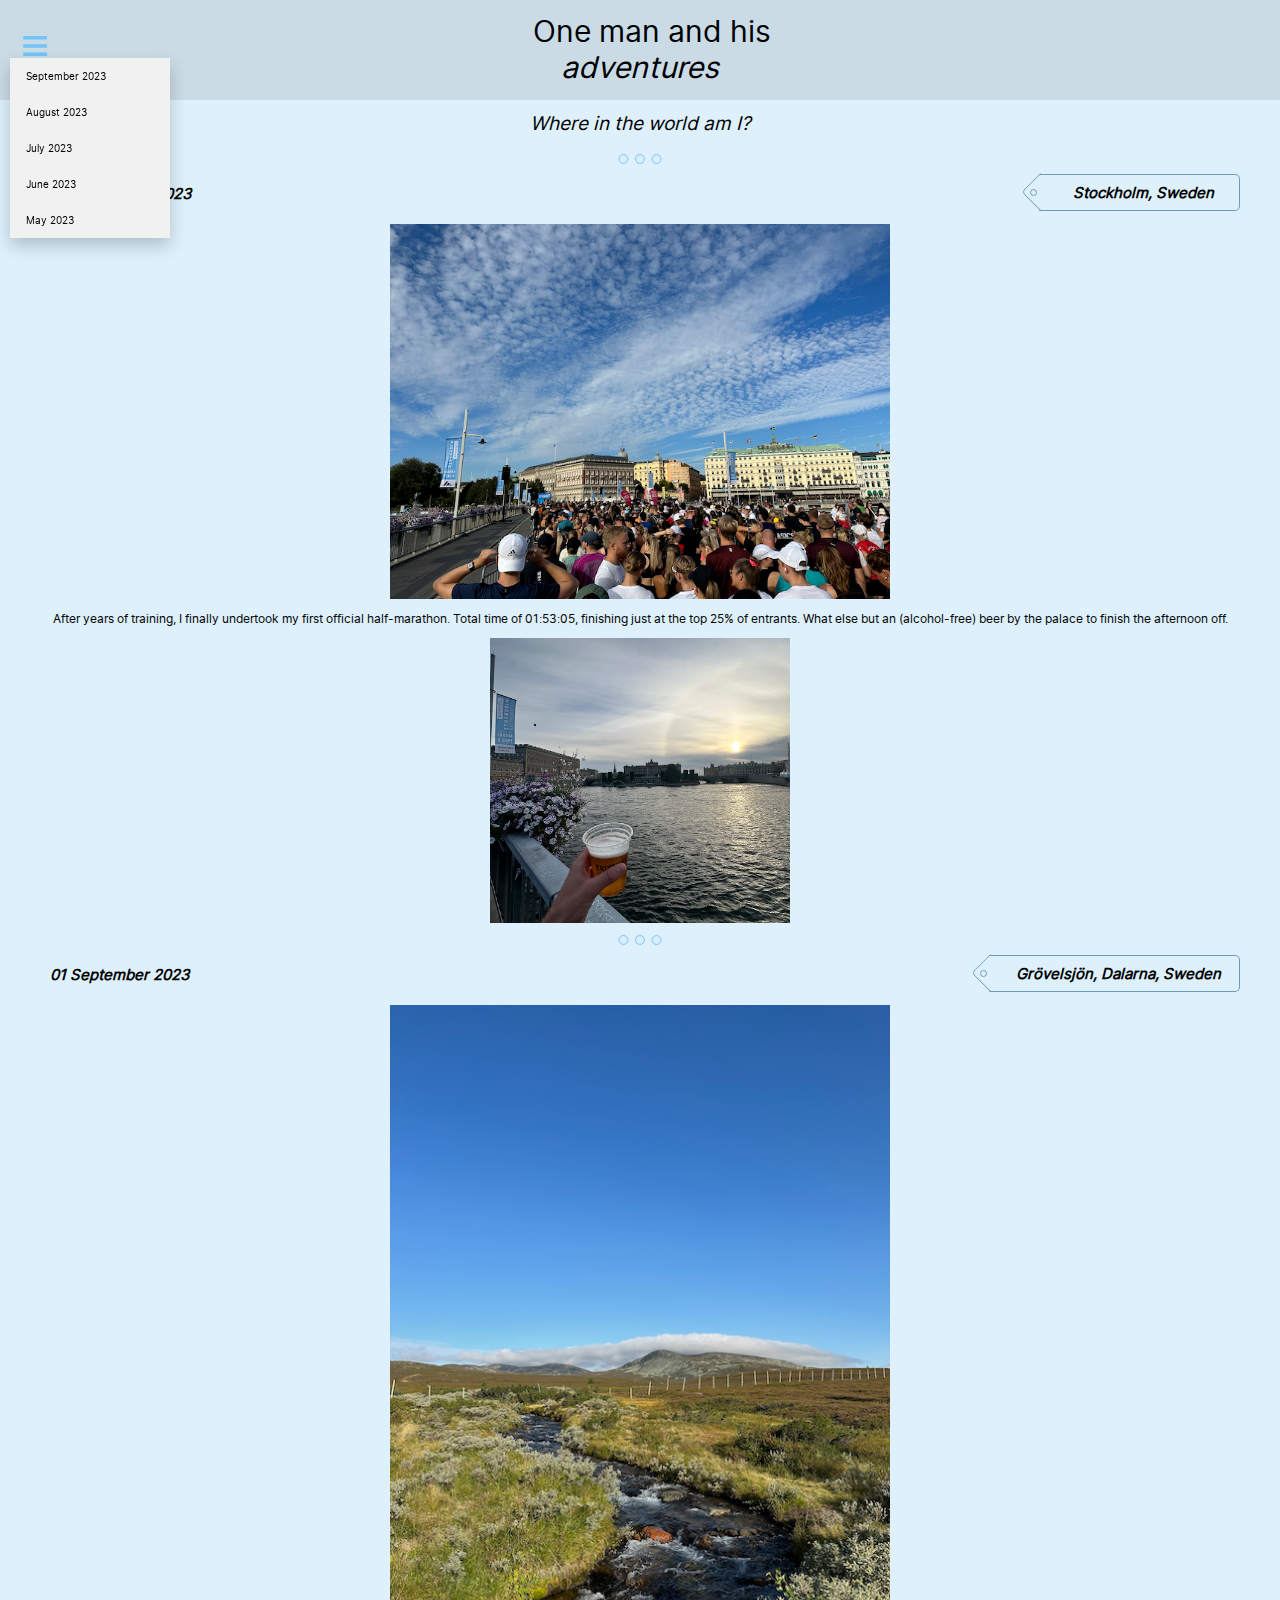
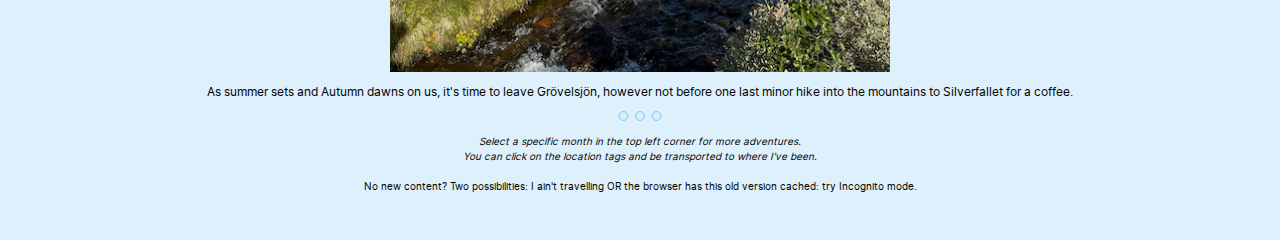
<file: index.html>
<!DOCTYPE html>
<html lang="en-UK">

<head>
<meta charset="utf-8" />
<meta name="viewport" content="Width=device-width" />
<title>Adventurising</title>
<link href="styles/style.css" rel="stylesheet" />
<link href="fonts/inter.woff" rel="stylesheet" />

</head>

<body>


<div id="Home"</div>



<div class ="header">
<! REMEMBER TO INSERT MONTH OPTIONS HERE AND ON THE MOST RECENT OF A MONTH! >
<div class="dropdown">
<div style = "position:relative; left:10px; top:35px;">
  <button class="dropbtn"><img
 src="images/menu.svg"
 height="20"
 width="20" 
/></button>
  <div class="dropdown-content">
    <a href="https://jamesdmcquillan.github.io/oneticketoutofhere/index.html">September 2023</a>
    <a href="https://jamesdmcquillan.github.io/oneticketoutofhere/Aug2023.html">August 2023</a>
    <a href="https://jamesdmcquillan.github.io/oneticketoutofhere/Jul2023.html">July 2023</a>
    <a href="https://jamesdmcquillan.github.io/oneticketoutofhere/Jun2023.html">June 2023</a>
    <a href="https://jamesdmcquillan.github.io/oneticketoutofhere/May2023.html">May 2023</a>
  </div>
</div>
</div>


<a href="#Home">
<h1 id="heading1">&nbsp;&nbsp;&nbsp;One man and his <br><bold><i>adventures</i></bold></h1>
</a>



</div>



<br><br><br><br><br><br><br><br><br>


<content>
<div class="subtitle">
<h3>Where in the world am I?</h3>
<div>

<img
 src="images/break.svg"
 height="10"
 width="100" 
/>

<div id="Sep23"></div>

<div>
	<div class="date_class">
	<h4>09 September 2023</h4>
    </div>
   <map>
 	<a href="https://www.google.com/maps/place/Kungsträdgården/@59.331129,18.066727,17z/data=!3m1!4b1!4m6!3m5!1s0x465f9d5945458205:0x1df0a2acc2aa00fc!8m2!3d59.3311291!4d18.0715979!16zL20vMDc1d3Ez?entry=ttu" target="_blank">
	<div class="location_class">
	<tagmedium> 
	<div style= "position:relative; left:4px; top:8px;">
	<i><strong>Stockholm, Sweden</strong></i>
	</div>
	</div>
	</a>
    </map>
  </div>

<br><br><br><br><br>
  <img class="centre" src="images/halvmara.png">


<p>After years of training, I finally undertook my first official half-marathon. Total time of 01:53:05, finishing just at the top 25% of entrants. What else but an (alcohol-free) beer by the palace to finish the afternoon off.</p>


<img src="images/beer.png" class="small"
/>

<br>

<img
 src="images/break.svg"
 width="100" 
 height="10"
  
/>


<div>
	<div class="date_class">
	<h4>01 September 2023</h4>
    </div>
   <map>
 	<a href="https://www.google.com/maps/place/790+91+Grövelsjön/@62.237031,11.2691784,8.19z/data=!4m6!3m5!1s0x4669578fd00f3451:0x50fc065359534d20!8m2!3d62.0964536!4d12.3131933!16s%2Fg%2F11dyl1wd2?entry=ttu" target="_blank">
	<div class="location_class">
	<taglong> 
	<div style= "position:relative; left:4px; top:8px;">
	<i><strong>Grövelsjön, Dalarna, Sweden</strong></i>
	</div>
	</div>
	</a>
    </map>
  </div>

<br><br><br><br><br>
  <img class="centre" src="images/silverfallet.png">


<p>As summer sets and Autumn dawns on us, it's time to leave Grövelsjön, however not before one last minor hike into the mountains to Silverfallet for a coffee.</p>




<img
 src="images/break.svg"
 width="100" 
 height="10"
  
/>











<p class="footer"><i><font size="1">Select a specific month in the top left corner for more adventures.<br>You can click on the location tags and be transported to where I've been.</font></i>
	<br><font size="1"><br>No new content? Two possibilities: I ain't travelling OR the browser has this old version cached: try Incognito mode.</font></p>
	





<script src="scripts/main.js"></script>
</body>

</html>
</file>
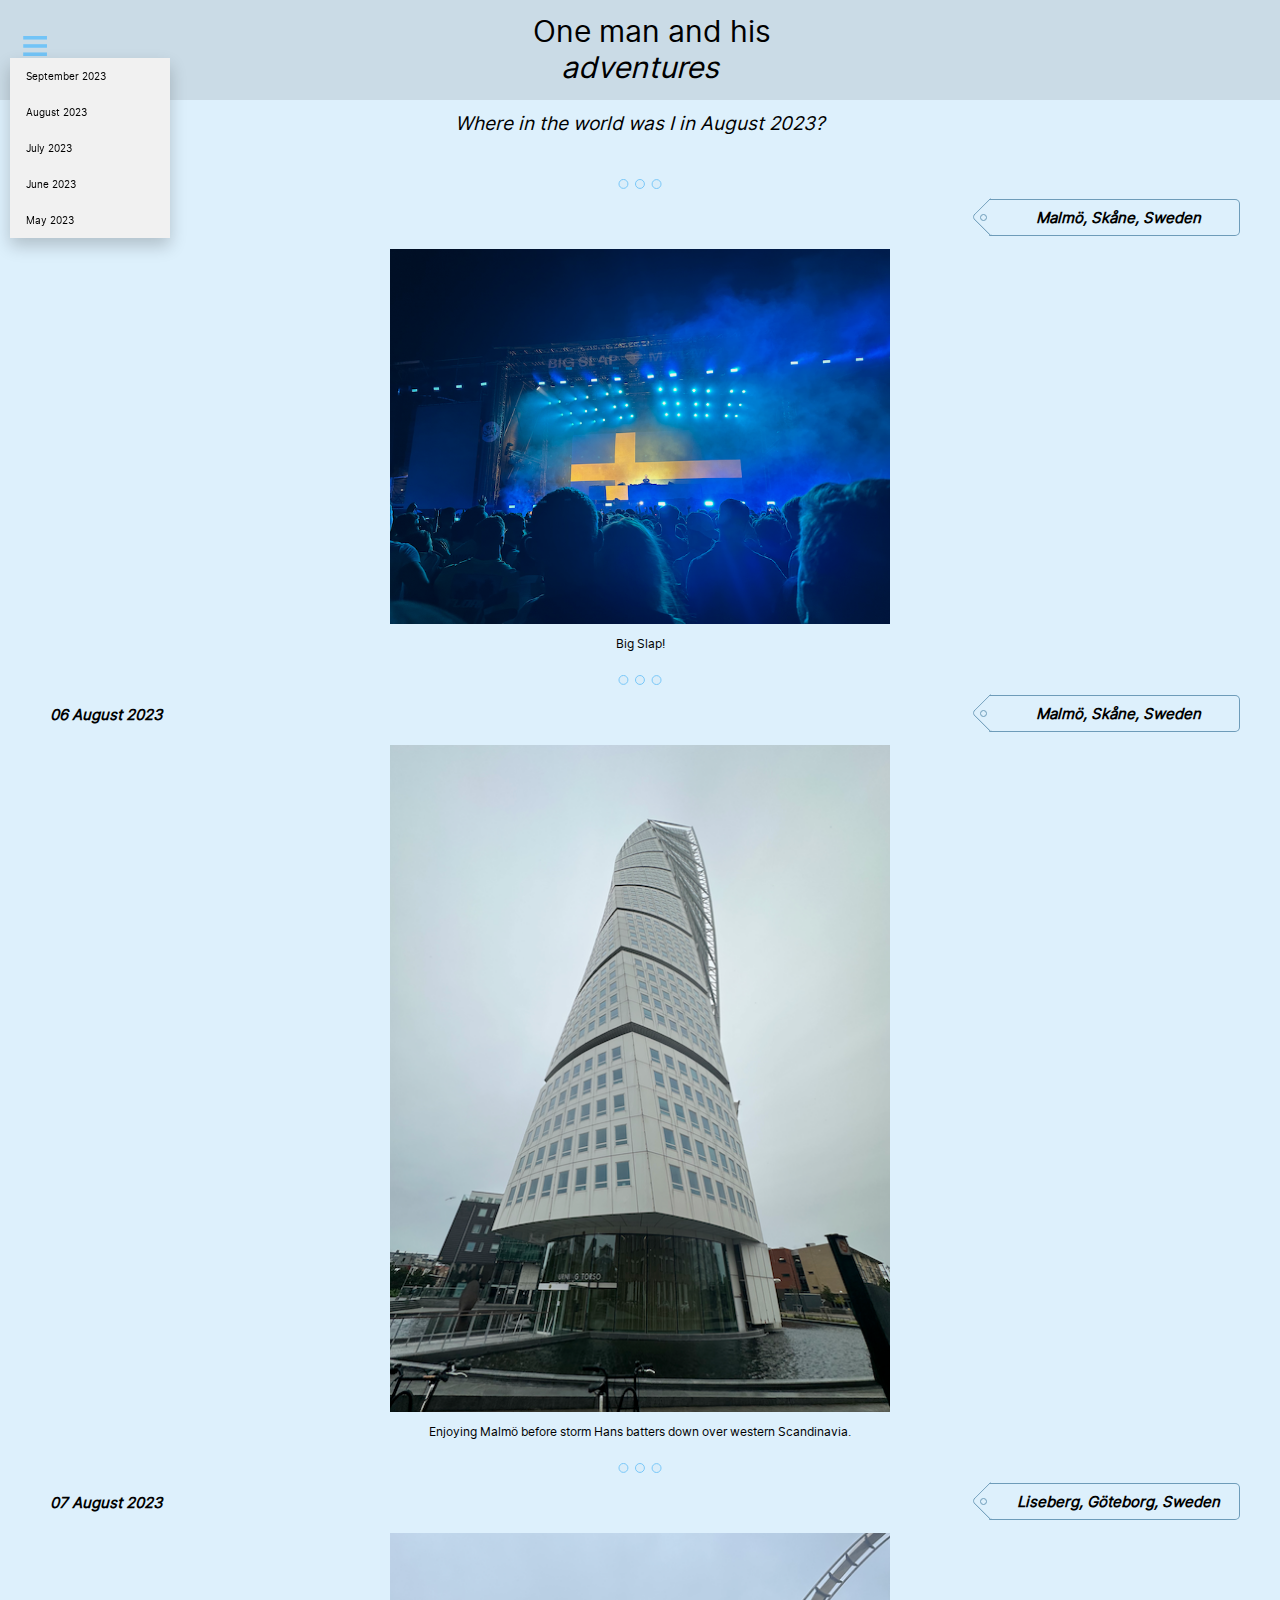
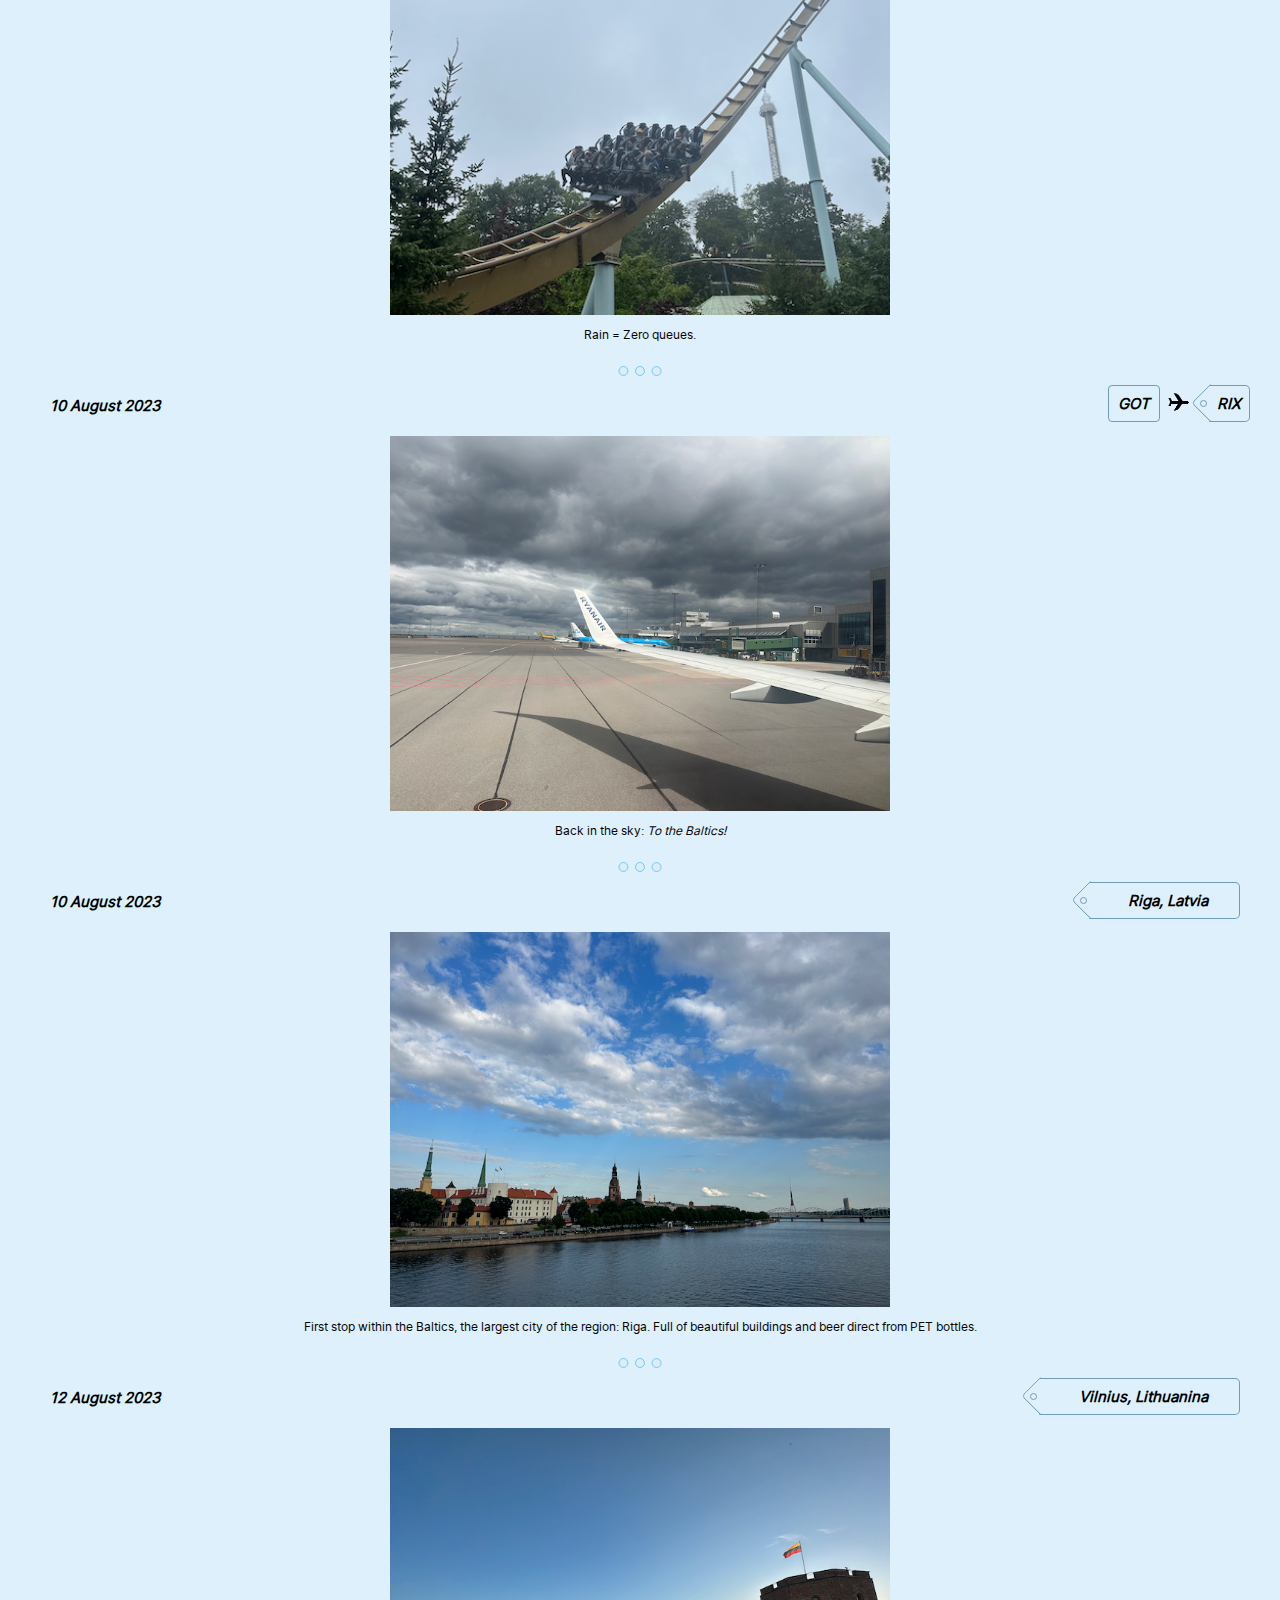
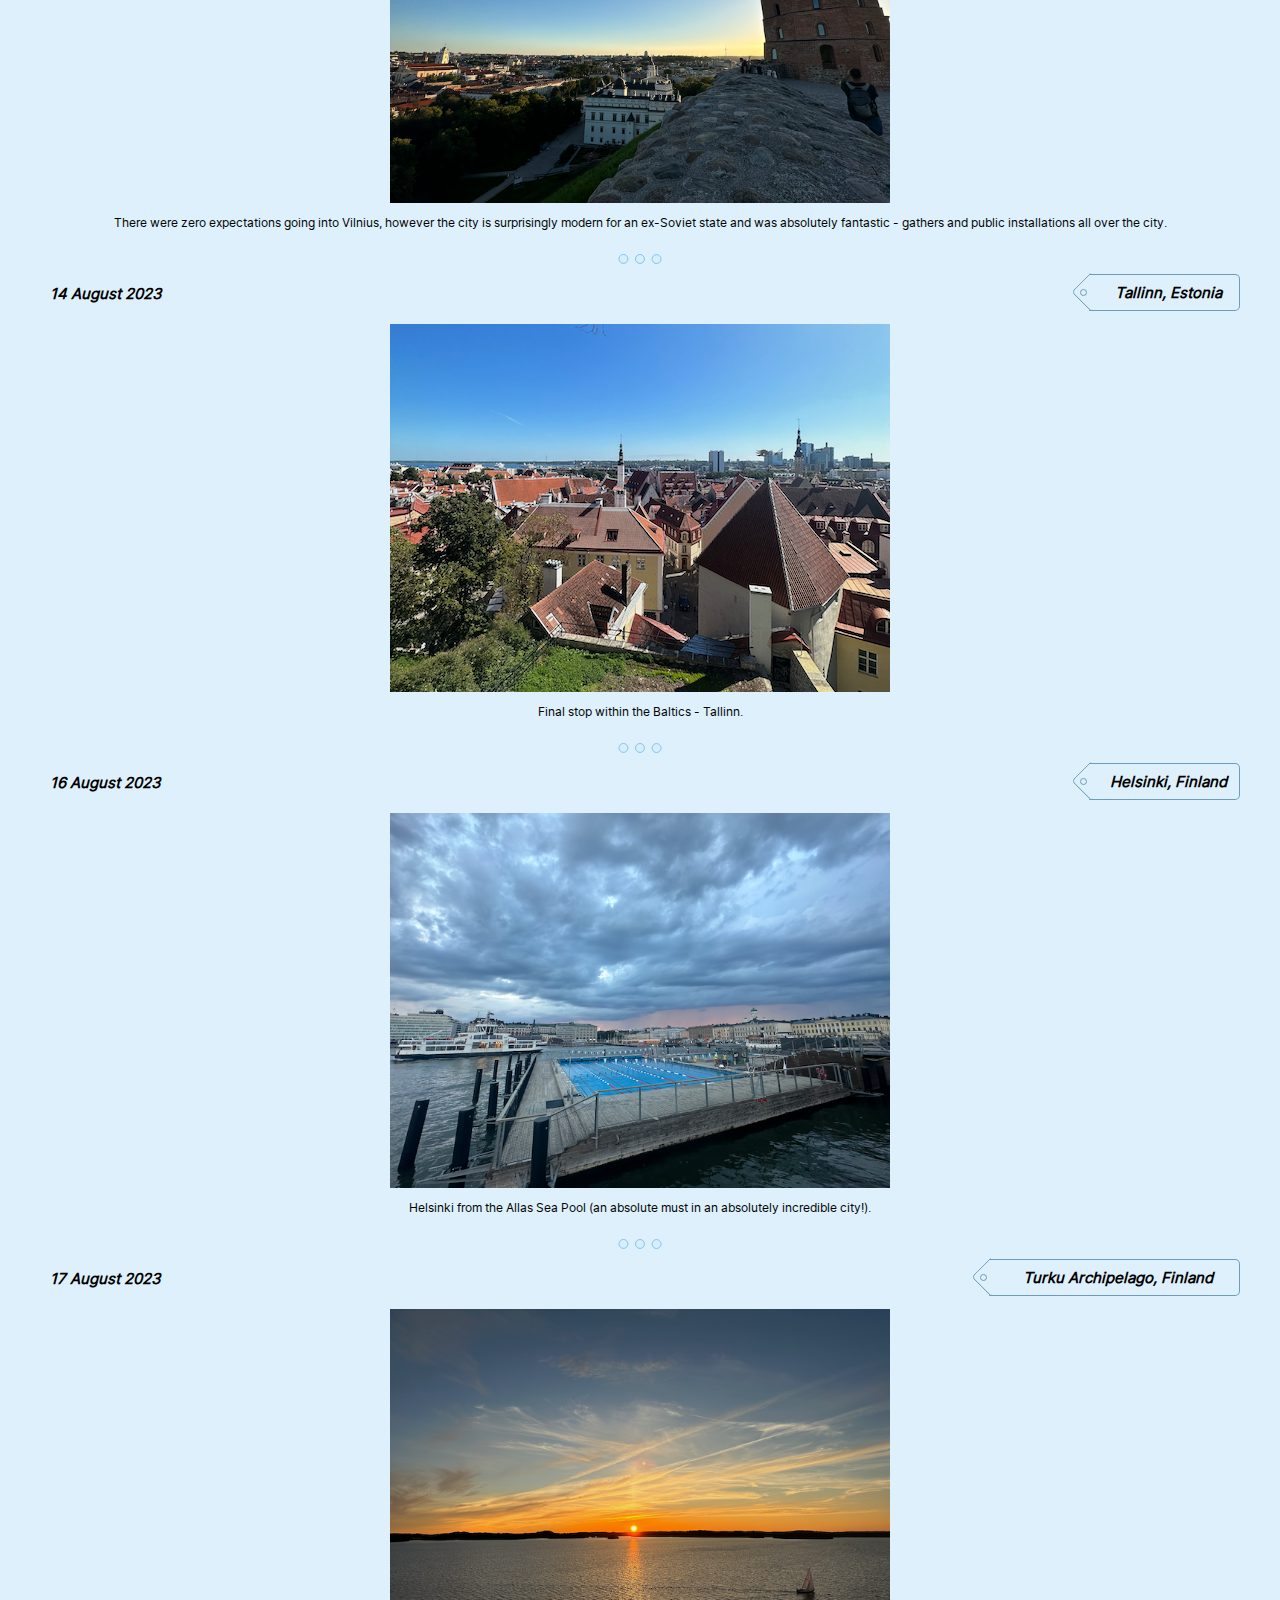
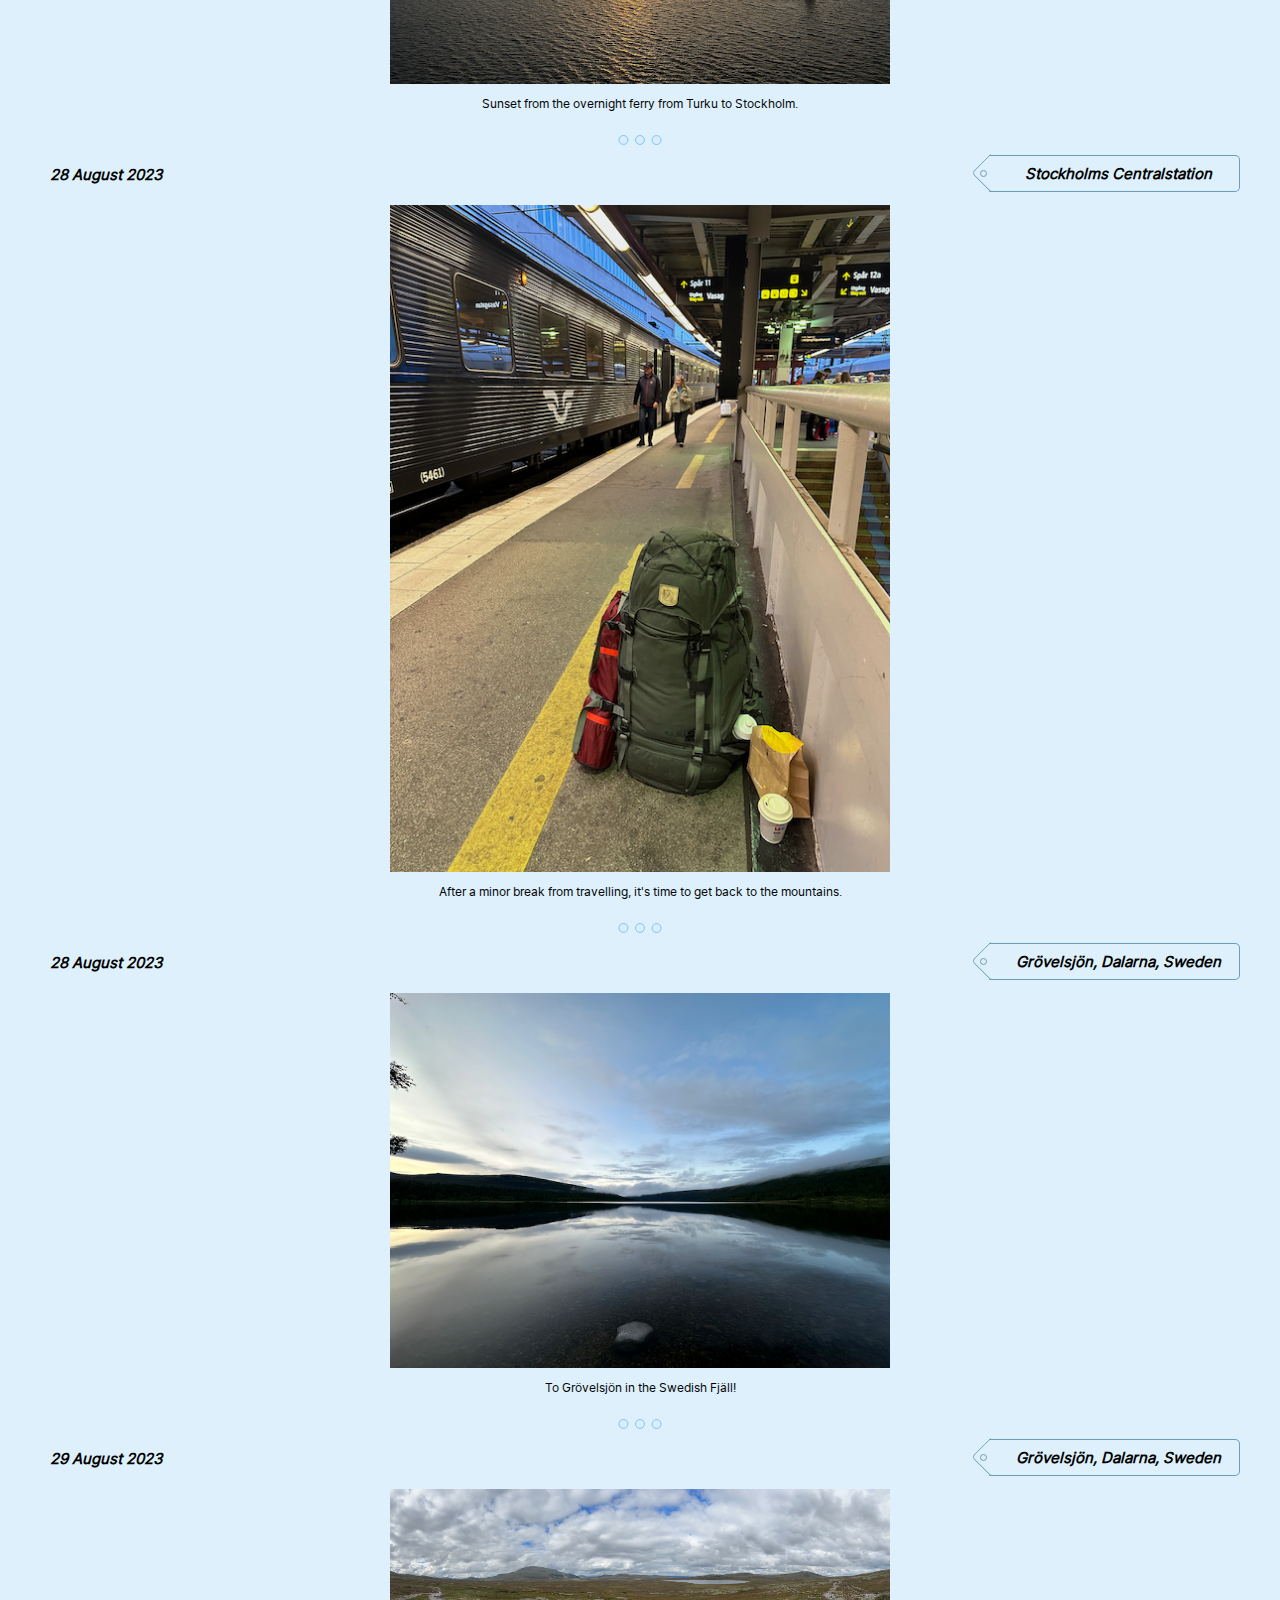
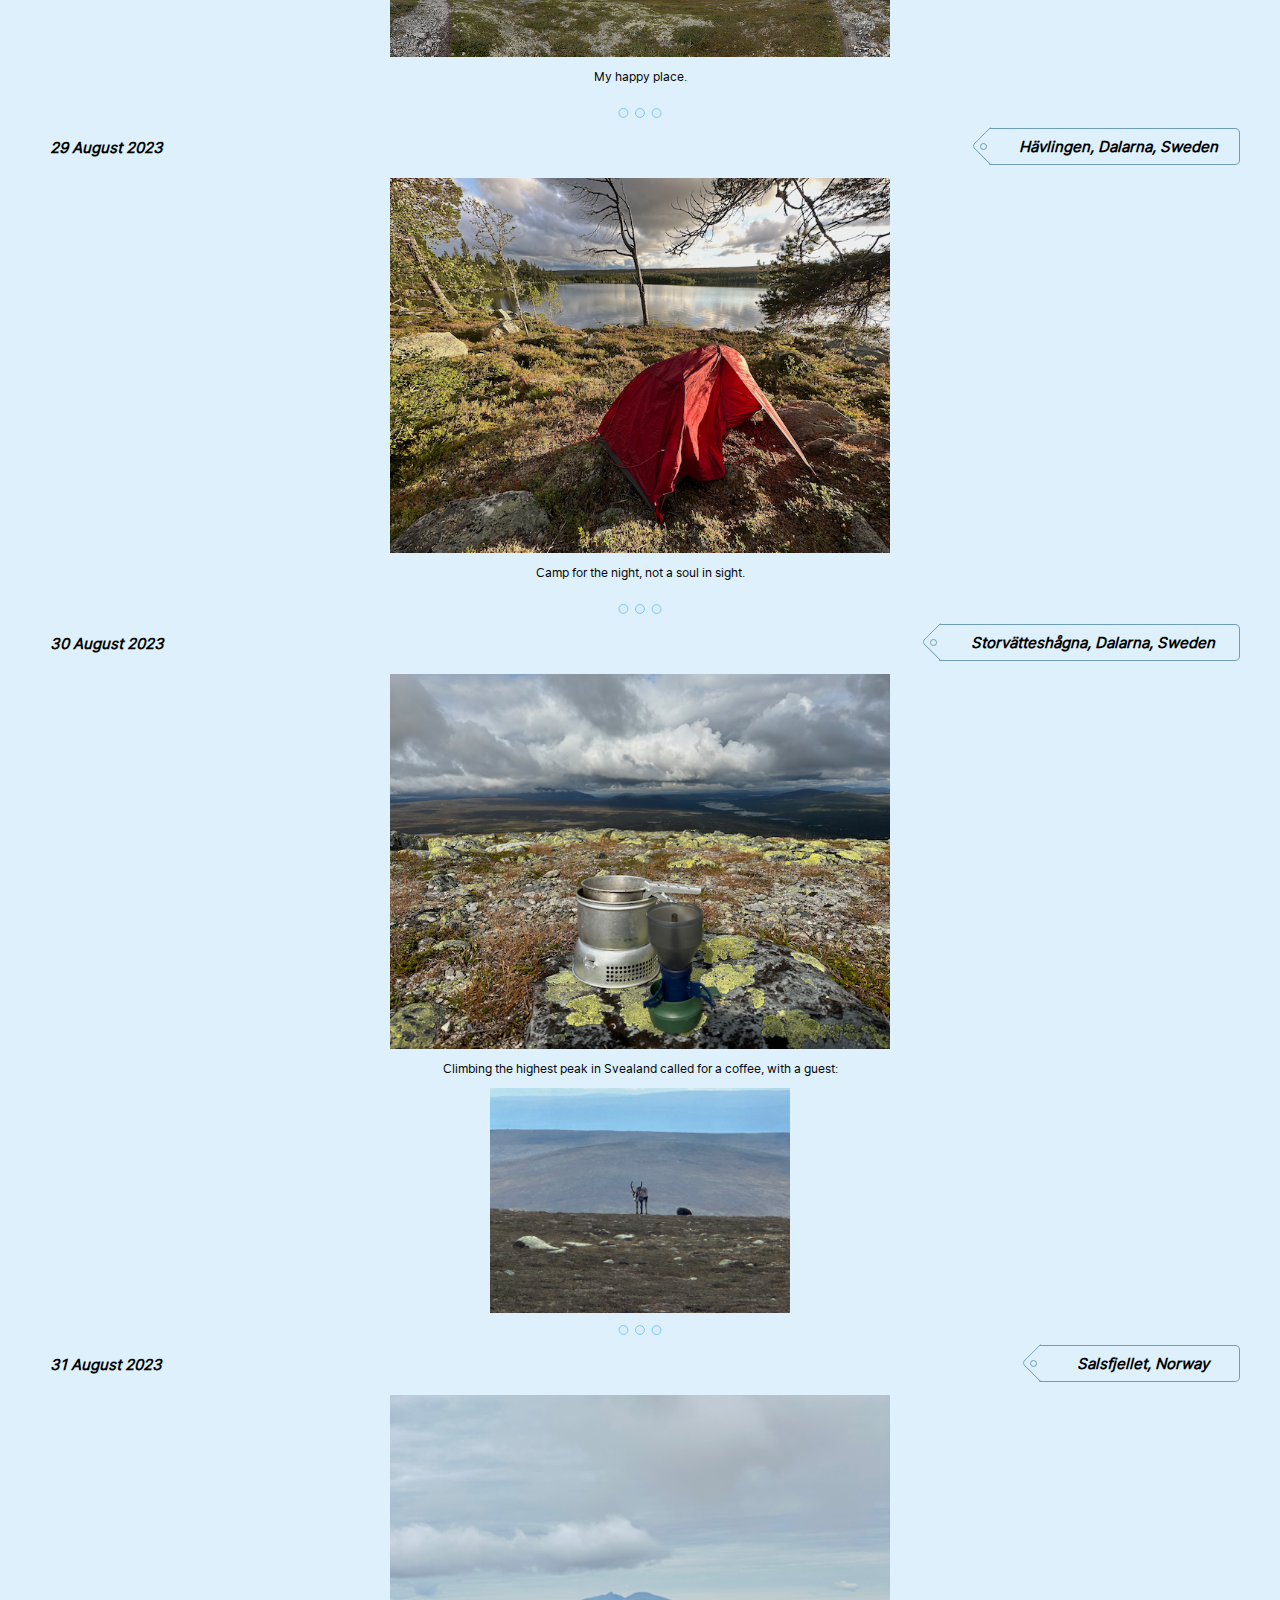
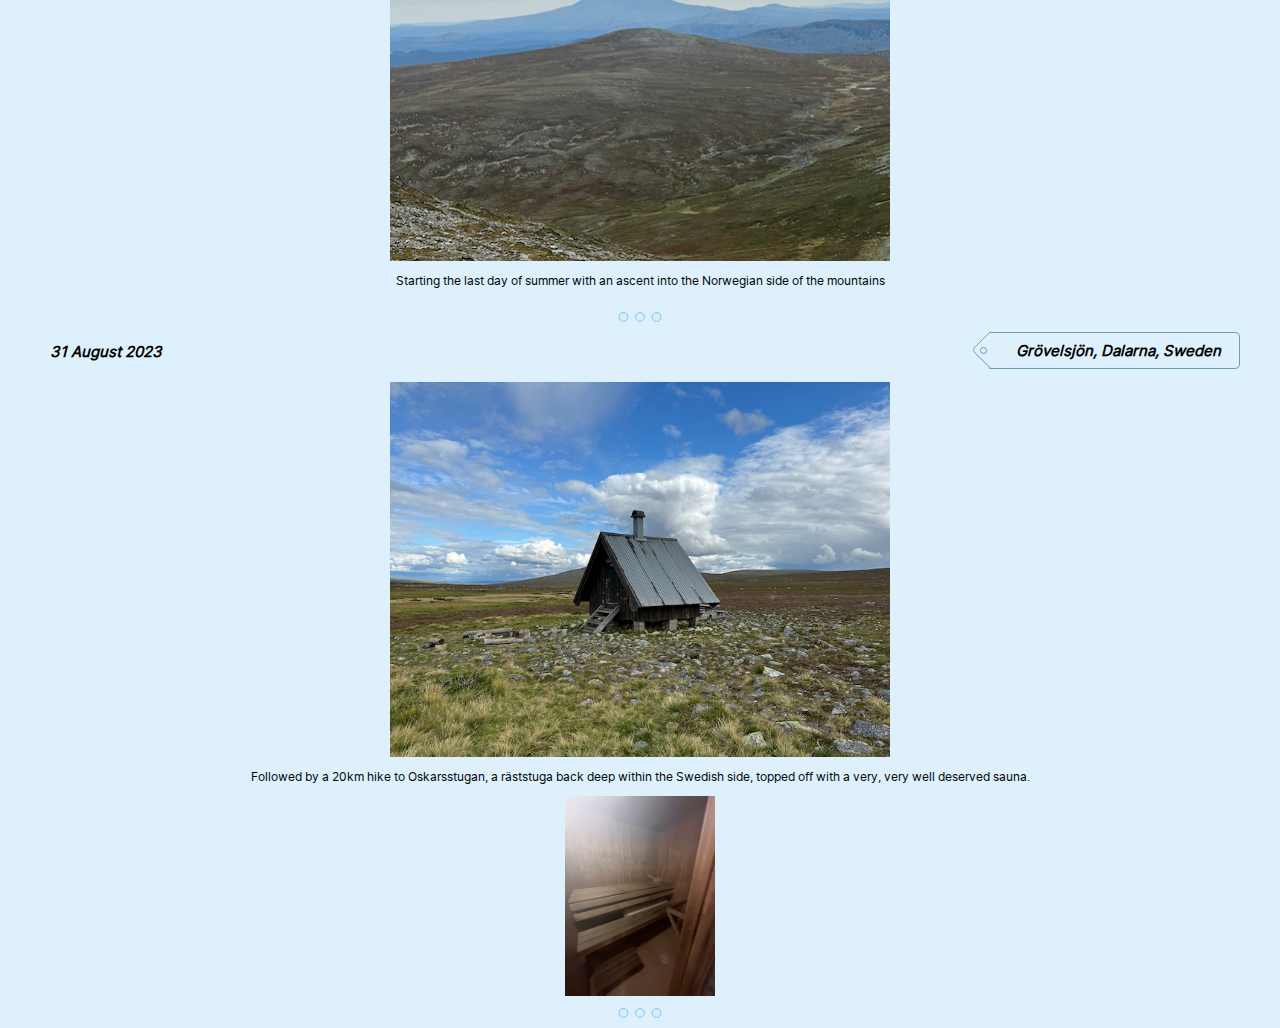
<file: Aug2023.html>
<!DOCTYPE html>
<html lang="en-UK">

<head>
<meta charset="utf-8" />
<meta name="viewport" content="Width=device-width" />
<title>Adventurising</title>
<link href="styles/style.css" rel="stylesheet" />
<link href="fonts/inter.woff" rel="stylesheet" />

</head>

<body>


<div id="Home"</div>



<div class ="header">
<! REMEMBER TO INSERT MONTH OPTIONS HERE AND ON THE MOST RECENT OF A MONTH! >
<div class="dropdown">
<div style = "position:relative; left:10px; top:35px;">
  <button class="dropbtn"><img
 src="images/menu.svg"
 height="20"
 width="20" 
/></button>
  <div class="dropdown-content">
    <a href="https://jamesdmcquillan.github.io/oneticketoutofhere/index.html">September 2023</a>
    <a href="https://jamesdmcquillan.github.io/oneticketoutofhere/Aug2023.html">August 2023</a>
    <a href="https://jamesdmcquillan.github.io/oneticketoutofhere/Jul2023.html">July 2023</a>
    <a href="https://jamesdmcquillan.github.io/oneticketoutofhere/Jun2023.html">June 2023</a>
    <a href="https://jamesdmcquillan.github.io/oneticketoutofhere/May2023.html">May 2023</a>
  </div>
</div>
</div>


<a href="#Home">
<h1 id="heading1">&nbsp;&nbsp;&nbsp;One man and his <br><bold><i>adventures</i></bold></h1>
</a>



</div>



<br><br><br><br><br><br><br><br><br>


<content>
<div class="subtitle">
<h3>Where in the world was I in August 2023?</h3>
</div>

<img
 src="images/break.svg"
 height="10"
 width="100" 
/>

<div id=“Aug23"></div>

<div>
	<div class="date_class">
	<h4>05 August 2023</h4>
    </div>
   <map>
 	<a href="https://www.google.com/maps/place/Nyhamnen/@55.6345974,12.9391036,11.81z/data=!4m14!1m7!3m6!1s0x4653a3f906ddda07:0xd160a0109991261b!2sMalmö+Centralstation!8m2!3d55.6090669!4d12.9999227!16s%2Fm%2F04q7bsy!3m5!1s0x4653a3c1406bd4b1:0xdd3196e41a438777!8m2!3d55.6138631!4d13.0036299!16s%2Fg%2F11ghfrpwdw?entry=ttu" target="_blank">
	<div class="location_class">
	<taglong> 
	<div style= "position:relative; left:4px; top:8px;">
	<i><strong>Malmö, Skåne, Sweden</strong></i>
	</div>
	</div>
	</a>
    </map>
  </div>

<br><br><br><br><br>
  <img class="centre" src="images/bigslap.png">


<p>Big Slap!</p>

<br>

<img
 src="images/break.svg"
 width="100" 
 height="10"
  
/>

<div>
	<div class="date_class">
	<h4>06 August 2023</h4>
    </div>
   <map>
 	<a href="https://www.google.com/maps/place/Turning+Torso/@55.6190254,12.9059247,12.2z/data=!4m6!3m5!1s0x4653a41a9586f415:0x7ec21a3388dabdda!8m2!3d55.6133242!4d12.976362!16zL20vMDQxNGY4?entry=ttu" target="_blank">
	<div class="location_class">
	<taglong> 
	<div style= "position:relative; left:4px; top:8px;">
	<i><strong>Malmö, Skåne, Sweden</strong></i>
	</div>
	</div>
	</a>
    </map>
  </div>

<br><br><br><br><br>
  <img class="centre" src="images/turningtorso.png">


<p>Enjoying Malmö before storm Hans batters down over western Scandinavia.</p>

<br>

<img
 src="images/break.svg"
 width="100" 
 height="10"
  
/>

<div>
	<div class="date_class">
	<h4>07 August 2023</h4>
    </div>
   <map>
 	<a href="https://www.google.com/maps/place/Liseberg/@57.6958416,11.853298,11.29z/data=!4m6!3m5!1s0x464ff39eead6e881:0x18f0a3a7738a484f!8m2!3d57.6952191!4d11.9924641!16zL20vMGhuMXc?entry=ttu" target="_blank">
	<div class="location_class">
	<taglong> 
	<div style= "position:relative; left:4px; top:8px;">
	<i><strong>Liseberg, Göteborg, Sweden</strong></i>
	</div>
	</div>
	</a>
    </map>
  </div>

<br><br><br><br><br>
  <img class="centre" src="images/liseberg.png">

<p>Rain = Zero queues.</p>

<br>

<img
 src="images/break.svg"
 width="100" 
 height="10"
 

<div>
<div class="date_class">
	<h4>10 August 2023</h4>
</div>
</div>

<div class="flight_class">

<div class="IATAorigin_class">
<a href="https://www.google.com/maps/place/Gothenburg-Landvetter+Airport/@57.7674907,11.9704611,8.6z/data=!4m6!3m5!1s0x464ffa015437846b:0x2460362f259684b3!8m2!3d57.668799!4d12.292314!16zL20vMDIwNG1k?entry=ttu" target="_blank">
	<originIATA>
	<div style= "position:relative; left:0px; top:8px;">
	<i><strong>GOT</strong></i></div>	
</a>
</div>

<div style= "position:relative; left:0px; top:8px;">
<div class='aircraft'> 
</div>
</div>


<div class="IATAdestination_class">
<a href="https://www.google.com/maps/place/Riga+airport+RIX/@57.0164491,23.6562937,9.85z/data=!4m6!3m5!1s0x46eeda61e4b59bd9:0x1f918ade3b8c06d4!8m2!3d56.921567!4d23.979715!16s%2Fg%2F11hz7b0c2y?entry=ttu" target="_blank">
<div>
	<tagIATA>
	<div style= "position:relative; left:0px; top:8px;">
	<i><strong>RIX</strong></i></div>	
</div>
</a>
</div>
</div>
</div>

<br><br><br><br><br>
  <img class="centre" src="images/landvetter.png">

<p>Back in the sky: <i>To the Baltics!</i></p>



<br>

<img
 src="images/break.svg"
 width="100" 
 height="10"
  
/>


<div>
	<div class="date_class">
	<h4>10 August 2023</h4>
    </div>
   <map>
 	<a href="https://www.google.com/maps/place/Riga,+Latvia/@57.4210576,23.6956703,6.88z/data=!4m6!3m5!1s0x46eecfb0e5073ded:0x400cfcd68f2fe30!8m2!3d56.9676941!4d24.1056221!16zL20vMDZjbjU?entry=ttu" target="_blank">
	<div class="location_class">
	<tagshort> 
	<div style= "position:relative; left:4px; top:8px;">
	<i><strong>Riga, Latvia</strong></i>
	</div>
	</div>
	</a>
    </map>
  </div>

<br><br><br><br><br>
  <img class="centre" src="images/riga.png">


<p>First stop within the Baltics, the largest city of the region: Riga. Full of beautiful buildings and beer direct from PET bottles.</p>

<br>

<img
 src="images/break.svg"
 width="100" 
 height="10"
  
/>


<div>
	<div class="date_class">
	<h4>12 August 2023</h4>
    </div>
   <map>
 	<a href="https://www.google.com/maps/place/Vilnius,+Vilnius+City+Municipality,+Lithuania/@56.3575958,19.4904921,5.83z/data=!4m6!3m5!1s0x46dd93fb5c6408f5:0x400d18c70e9dc40!8m2!3d54.6871555!4d25.2796514!16zL20vMDdfa3E?entry=ttu" target="_blank">
	<div class="location_class">
	<tagmedium> 
	<div style= "position:relative; left:4px; top:8px;">
	<i><strong>Vilnius, Lithuanina</strong></i>
	</div>
	</div>
	</a>
    </map>
  </div>

<br><br><br><br><br>
  <img class="centre" src="images/vilnius.png">


<p>There were zero expectations going into Vilnius, however the city is surprisingly modern for an ex-Soviet state and was absolutely fantastic - gathers and public installations all over the city.</p>

<br>

<img
 src="images/break.svg"
 width="100" 
 height="10"
  
/>



<div>
	<div class="date_class">
	<h4>14 August 2023</h4>
    </div>
   <map>
 	<a href="https://www.google.com/maps/place/Tallinn,+Estonia/@59.0914481,19.214143,6.62z/data=!4m6!3m5!1s0x46929499df5616bf:0x400b36d18fc6270!8m2!3d59.4369608!4d24.7535747!16zL20vMDdyX3A?entry=ttu" target="_blank">
	<div class="location_class">
	<tagshort> 
	<div style= "position:relative; left:4px; top:8px;">
	<i><strong>Tallinn, Estonia</strong></i>
	</div>
	</div>
	</a>
    </map>
  </div>

<br><br><br><br><br>
  <img class="centre" src="images/tallinn.png">


<p>Final stop within the Baltics - Tallinn.</p>

<br>

<img
 src="images/break.svg"
 width="100" 
 height="10"
  
/>


<div>
	<div class="date_class">
	<h4>16 August 2023</h4>
    </div>
   <map>
 	<a href="https://www.google.com/maps/place/Helsinki,+Finland/@59.7166514,20.4153936,6.89z/data=!4m6!3m5!1s0x46920bc796210691:0xcd4ebd843be2f763!8m2!3d60.1698557!4d24.9383791!16zL20vMDNraG4?entry=ttu" target="_blank">
	<div class="location_class">
	<tagshort> 
	<div style= "position:relative; left:4px; top:8px;">
	<i><strong>Helsinki, Finland</strong></i>
	</div>
	</div>
	</a>
    </map>
  </div>

<br><br><br><br><br>
  <img class="centre" src="images/helsinki.png">


<p>Helsinki from the Allas Sea Pool (an absolute must in an absolutely incredible city!).</p>

<br>

<img
 src="images/break.svg"
 width="100" 
 height="10"
  
/>





<div>
	<div class="date_class">
	<h4>17 August 2023</h4>
    </div>
   <map>
 	<a href="https://www.google.com/maps/@60.3317057,21.9171017,11.42z?entry=ttu" target="_blank">
	<div class="location_class">
	<taglong> 
	<div style= "position:relative; left:4px; top:8px;">
	<i><strong>Turku Archipelago, Finland</strong></i>
	</div>
	</div>
	</a>
    </map>
  </div>

<br><br><br><br><br>
  <img class="centre" src="images/ferry.png">


<p>Sunset from the overnight ferry from Turku to Stockholm.</p>

<br>

<img
 src="images/break.svg"
 width="100" 
 height="10"
  
/>


<div>
	<div class="date_class">
	<h4>28 August 2023</h4>
    </div>
   <map>
 	<a href="https://www.google.com/maps/place/Stockholm+Central+Station/@59.3484978,17.9395426,11.24z/data=!4m6!3m5!1s0x465f9d60f602f26d:0x97c553dab672ba3d!8m2!3d59.3301476!4d18.0582377!16zL20vMGNiNHBk?entry=ttu" target="_blank">
	<div class="location_class">
	<taglong> 
	<div style= "position:relative; left:4px; top:8px;">
	<i><strong>Stockholms Centralstation</strong></i>
	</div>
	</div>
	</a>
    </map>
  </div>

<br><br><br><br><br>
  <img class="centre" src="images/centralen.png">


<p>After a minor break from travelling, it's time to get back to the mountains.</p>

<br>

<img
 src="images/break.svg"
 width="100" 
 height="10"
  
/>


<div>
	<div class="date_class">
	<h4>28 August 2023</h4>
    </div>
   <map>
 	<a href="hhttps://www.google.com/maps/place/790+91+Grövelsjön/@62.237031,11.2691784,8.19z/data=!4m6!3m5!1s0x4669578fd00f3451:0x50fc065359534d20!8m2!3d62.0964536!4d12.3131933!16s%2Fg%2F11dyl1wd2?entry=ttu" target="_blank">
	<div class="location_class">
	<taglong> 
	<div style= "position:relative; left:4px; top:8px;">
	<i><strong>Grövelsjön, Dalarna, Sweden</strong></i>
	</div>
	</div>
	</a>
    </map>
  </div>

<br><br><br><br><br>
  <img class="centre" src="images/grovelsjon1.png">


<p>To Grövelsjön in the Swedish Fjäll!</p>

<br>

<img
 src="images/break.svg"
 width="100" 
 height="10"
  
/>

<div>
	<div class="date_class">
	<h4>29 August 2023</h4>
    </div>
   <map>
 	<a href="https://www.google.com/maps/place/790+91+Grövelsjön/@62.237031,11.2691784,8.19z/data=!4m6!3m5!1s0x4669578fd00f3451:0x50fc065359534d20!8m2!3d62.0964536!4d12.3131933!16s%2Fg%2F11dyl1wd2?entry=ttu" target="_blank">
	<div class="location_class">
	<taglong> 
	<div style= "position:relative; left:4px; top:8px;">
	<i><strong>Grövelsjön, Dalarna, Sweden</strong></i>
	</div>
	</div>
	</a>
    </map>
  </div>

<br><br><br><br><br>
  <img class="centre" src="images/pano.png">


<p>My happy place.</p>

<br>

<img
 src="images/break.svg"
 width="100" 
 height="10"
  
/>




<div>
	<div class="date_class">
	<h4>29 August 2023</h4>
    </div>
   <map>
 	<a href="https://www.google.com/maps/place/Havlingen/@62.1943535,12.3336604,12.16z/data=!4m6!3m5!1s0x46695434d71a71bd:0x6befd5fa7258284a!8m2!3d62.2!4d12.3833333!16s%2Fg%2F12q4zsg3_?entry=ttu" target="_blank">
	<div class="location_class">
	<taglong> 
	<div style= "position:relative; left:4px; top:8px;">
	<i><strong>Hävlingen, Dalarna, Sweden</strong></i>
	</div>
	</div>
	</a>
    </map>
  </div>

<br><br><br><br><br>
  <img class="centre" src="images/havlingen.png">


<p>Camp for the night, not a soul in sight.</p>

<br>

<img
 src="images/break.svg"
 width="100" 
 height="10"
  
/>


<div>
	<div class="date_class">
	<h4>30 August 2023</h4>
    </div>
   <map>
 	<a href="https://www.google.com/maps/place/Storvätteshågna/@62.1101331,12.2824327,10.13z/data=!4m6!3m5!1s0x466950db0a638d19:0x5a76731b4d7cc0b4!8m2!3d62.1166667!4d12.45!16zL20vMDlqOXIx?entry=ttu" target="_blank">
	<div class="location_class">
	<tagvlong> 
	<div style= "position:relative; left:4px; top:8px;">
	<i><strong>Storvätteshågna, Dalarna, Sweden</strong></i>
	</div>
	</div>
	</a>
    </map>
  </div>

<br><br><br><br><br>
  <img class="centre" src="images/storvatteshagna.png">


<p>Climbing the highest peak in Svealand called for a coffee, with a guest:</p>

<img src="images/deer.png" class="small"
/>



<br>

<img
 src="images/break.svg"
 width="100" 
 height="10"
  
/>

<div>
	<div class="date_class">
	<h4>31 August 2023</h4>
    </div>
   <map>
 	<a href="https://www.google.com/maps/place/Gipfel+des+Salsfjället/@62.1208872,12.1778713,13.33z/data=!4m15!1m8!3m7!1s0x466bfde904d2e4b9:0xd5116165ffb0e2cf!2sSylen,+2443+Drevsjø,+Norway!3b1!8m2!3d62.175949!4d12.25051!16s%2Fg%2F1vd6_z1d!3m5!1s0x466bfd54d9216853:0x8cd01ffb4a73211f!8m2!3d62.1242901!4d12.2123776!16s%2Fg%2F11y1fbyrn6?entry=ttu" target="_blank">
	<div class="location_class">
	<tagmedium> 
	<div style= "position:relative; left:4px; top:8px;">
	<i><strong>Salsfjellet, Norway</strong></i>
	</div>
	</div>
	</a>
    </map>
  </div>

<br><br><br><br><br>
  <img class="centre" src="images/sylen.png">


<p>Starting the last day of summer with an ascent into the Norwegian side of the mountains</p>



<br>

<img
 src="images/break.svg"
 width="100" 
 height="10"
  
/>


<div>
	<div class="date_class">
	<h4>31 August 2023</h4>
    </div>
   <map>
 	<a href="https://www.google.com/maps/place/Sjöstugan/@62.1400606,12.1910854,10.73z/data=!4m9!3m8!1s0x46695793ac56610f:0x5755d838046ed019!5m2!4m1!1i2!8m2!3d62.1070389!4d12.2974757!16s%2Fg%2F11c51rz429?entry=ttu" target="_blank">
	<div class="location_class">
	<taglong> 
	<div style= "position:relative; left:4px; top:8px;">
	<i><strong>Grövelsjön, Dalarna, Sweden</strong></i>
	</div>
	</div>
	</a>
    </map>
  </div>

<br><br><br><br><br>
  <img class="centre" src="images/oskars.png">


<p>Followed by a 20km hike to Oskarsstugan, a räststuga back deep within the Swedish side, topped off with a very, very well deserved sauna.</p>

<img src="images/sauna.png" class="vsmall"
/>


<br>

<img
 src="images/break.svg"
 width="100" 
 height="10"
  
/>






</html>
</file>
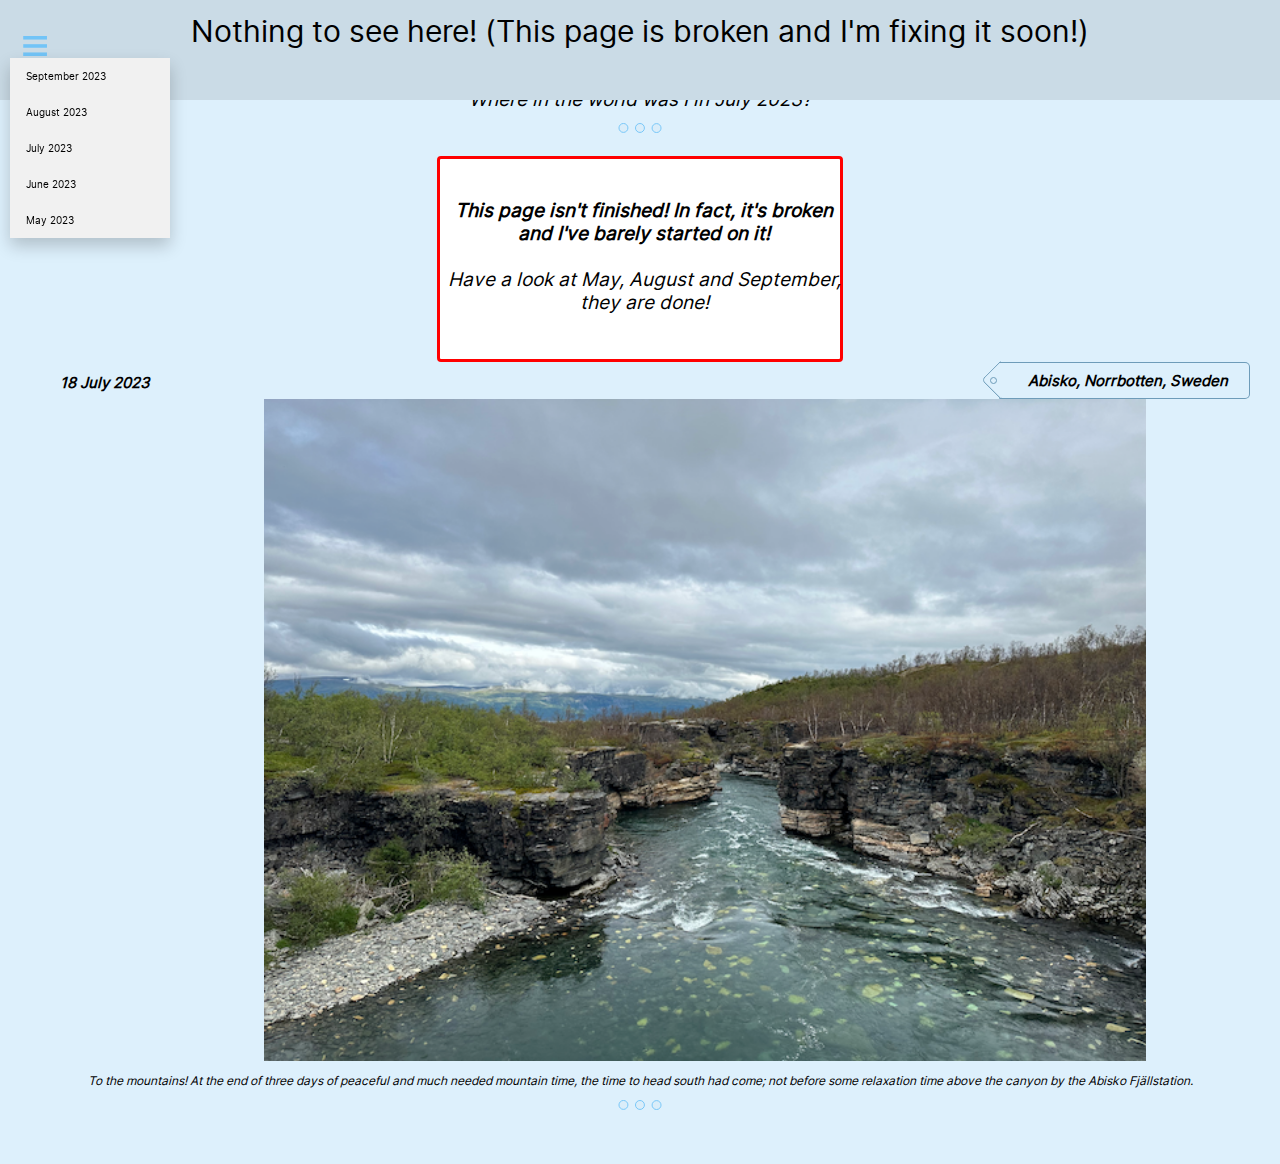
<file: Jul2023.html>
<!DOCTYPE html>
<html lang="en-UK">

<head>
<meta charset="utf-8" />
<meta name="viewport" content="Width=device-width" />
<title>Adventurising</title>
<link href="styles/style.css" rel="stylesheet" />
<link href="fonts/inter.woff" rel="stylesheet" />

</head>

<body>

<div id="Home"</div>

<div class ="header">
<! REMEMBER TO INSERT MONTH OPTIONS HERE AND ON THE MOST RECENT OF A MONTH! >
<main>
<div class="dropdown">
<div style = "position:relative; left:10px; top:35px;">
  <button class="dropbtn"><img
 src="images/menu.svg"
 height="20"
 width="20" 
/></button>
  <div class="dropdown-content">
    <a href="https://jamesdmcquillan.github.io/oneticketoutofhere/index.html">September 2023</a>
    <a href="https://jamesdmcquillan.github.io/oneticketoutofhere/Aug2023.html">August 2023</a>
    <a href="https://jamesdmcquillan.github.io/oneticketoutofhere/Jul2023.html">July 2023</a>
    <a href="https://jamesdmcquillan.github.io/oneticketoutofhere/Jun2023.html">June 2023</a>
    <a href="https://jamesdmcquillan.github.io/oneticketoutofhere/May2023.html">May 2023</a>
  </div>
</div>
</div>
<a href="#Home">
<h1>Nothing to see here! (This page is broken and I'm fixing it soon!)</h1>
</a>
</div>

<br><br><br><br><br><br><br>


<content>
<div class="subtitle">
<h3>Where in the world was I in July 2023?</p>
<div>


<img
 src="images/break.svg"
 height="10"
 width="100" 
/>


<br>

<div>
<warningbox>
<div style = "position:relative; left:4px; top:40px;">
<i><strong>This page isn't finished! In fact, it's broken and I've barely started on it!</strong></i>
<i><br><br>Have a look at May, August and September, they are done!
</div>
</div>

  


<! COPY AND PASTE POSTS FROM HERE >

<div id="Aug23"></div>


<a href="https://www.google.com/maps/place/Abisko+National+Park/@68.3187659,18.682442,17z/data=!3m1!4b1!4m6!3m5!1s0x45da48b8637f88d5:0x5156cbf8fe5f4fe9!8m2!3d68.3187659!4d18.6850169!16s%2Fm%2F05n0196?entry=ttu" target="_blank">
<div class="location_class">
<taglong> 
<div style = "position:relative; left:4px; top:8px;">
<i><strong>Abisko, Norrbotten, Sweden</strong></i>
</div>
</div>
</a>

<div class="date_class">
<div style = "position:relative; left:10px; bottom:9px;">
<h4 style=display:right><i>18 July 2023</i></h4>

</div>
</div>

<div>
  <img src="images/canyon.png" class="block">

  <div>
</div>

<p>To the mountains! At the end of three days of peaceful and much needed mountain time, the time to head south had come; not before some relaxation time above the canyon by the Abisko Fjällstation.</p>


<img
 src="images/break.svg"
 height="10"
 width="100" 
/>





















  
<! COPY TO HERE >













<script src="scripts/main.js"></script>
</body>

</html>
</file>
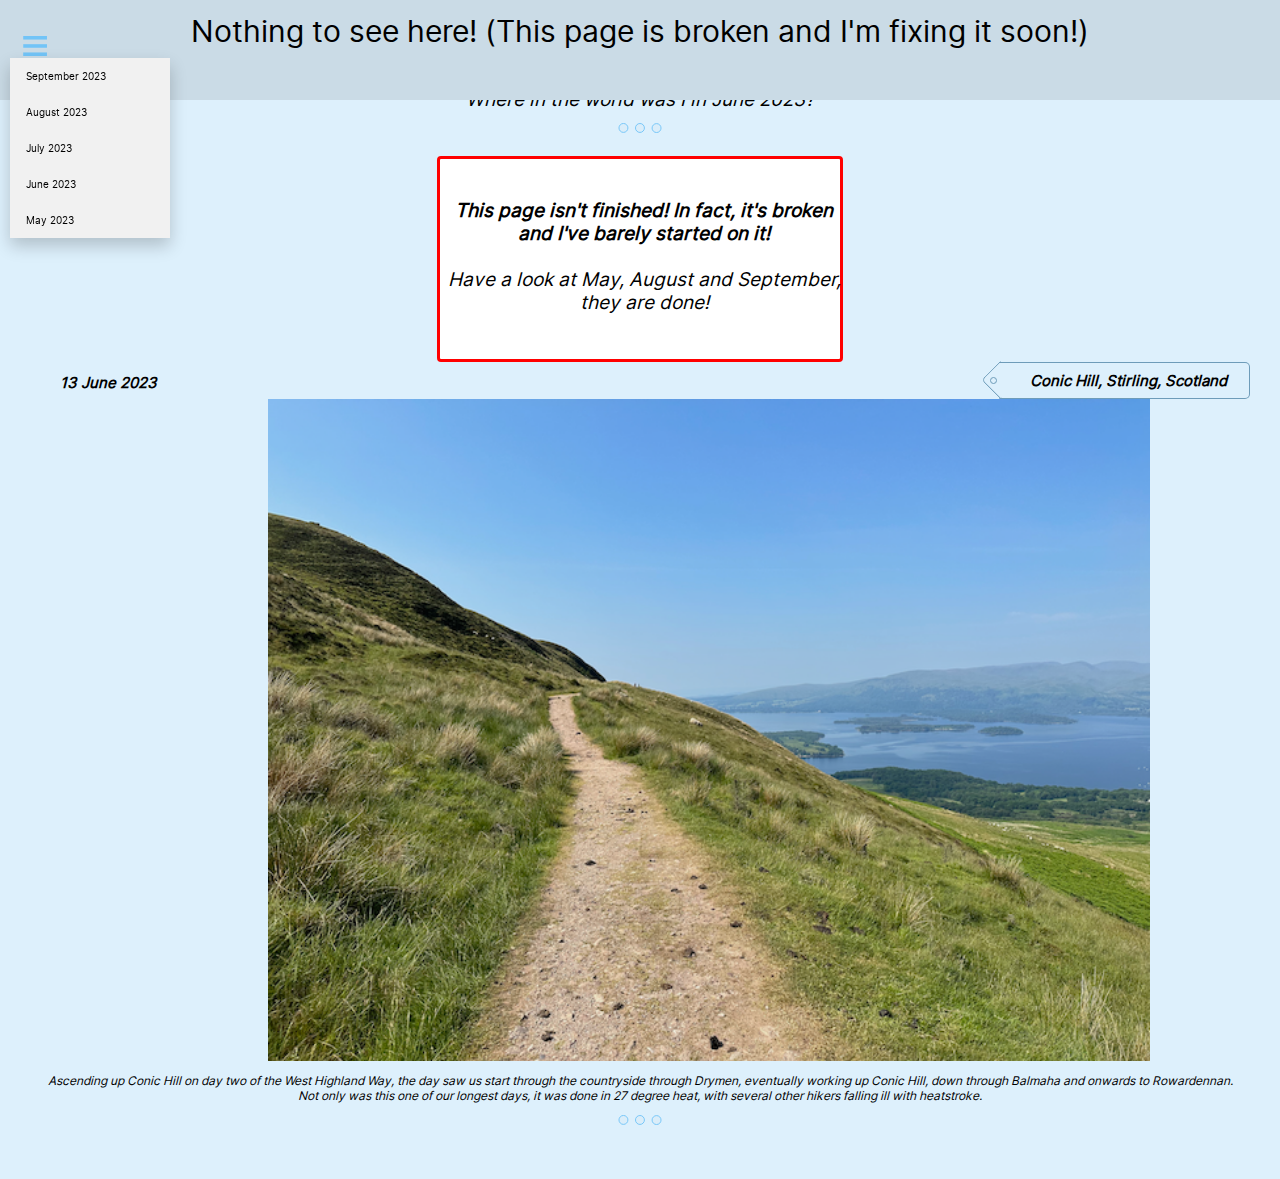
<file: Jun2023.html>
<!DOCTYPE html>
<html lang="en-UK">

<head>
<meta charset="utf-8" />
<meta name="viewport" content="Width=device-width" />
<title>Adventurising</title>
<link href="styles/style.css" rel="stylesheet" />
<link href="fonts/inter.woff" rel="stylesheet" />

</head>

<body>

<div id="Home"</div>

<div class ="header">
<! REMEMBER TO INSERT MONTH OPTIONS HERE AND ON THE MOST RECENT OF A MONTH! >
<main>
<div class="dropdown">
<div style = "position:relative; left:10px; top:35px;">
  <button class="dropbtn"><img
 src="images/menu.svg"
 height="20"
 width="20" 
/></button>
  <div class="dropdown-content">
    <a href="https://jamesdmcquillan.github.io/oneticketoutofhere/index.html">September 2023</a>
    <a href="https://jamesdmcquillan.github.io/oneticketoutofhere/Aug2023.html">August 2023</a>
    <a href="https://jamesdmcquillan.github.io/oneticketoutofhere/Jul2023.html">July 2023</a>
    <a href="https://jamesdmcquillan.github.io/oneticketoutofhere/Jun2023.html">June 2023</a>
    <a href="https://jamesdmcquillan.github.io/oneticketoutofhere/May2023.html">May 2023</a>
  </div>
</div>
</div>
<a href="#Home">
<h1>Nothing to see here! (This page is broken and I'm fixing it soon!)</h1>
</a>
</div>

<br><br><br><br><br><br><br>


<content>
<div class="subtitle">
<h3>Where in the world was I in June 2023?</p>
<div>


<img
 src="images/break.svg"
 height="10"
 width="100" 
/>


<br>

<div>
<warningbox>
<div style = "position:relative; left:4px; top:40px;">
<i><strong>This page isn't finished! In fact, it's broken and I've barely started on it!</strong></i>
<i><br><br>Have a look at May, August and September, they are done!
</div>
</div>


  

<! COPY AND PASTE POSTS FROM HERE >

<div id="June23"</div>


<a href="https://www.google.com/maps/place/Conic+Hill/@56.1140996,-4.5923678,11.74z/data=!4m6!3m5!1s0x488855c20750f139:0xbb669803ba044999!8m2!3d56.0985555!4d-4.5211112!16s%2Fm%2F012z8zjj?entry=ttu" target="_blank">
<div class="location_class">
<taglong> 
<div style = "position:relative; left:4px; top:8px;">
<i><strong>Conic Hill, Stirling, Scotland</strong></i>
</div>
</div>
</a>

<div class="date_class">
<div style = "position:relative; left:10px; bottom:9px;">
<h4 style=display:right><i>13 June 2023</i></h4>

</div>
</div>

<div>
  <img src="images/conic.png" class="block">

  <div>
</div>

<p>Ascending up Conic Hill on day two of the West Highland Way, the day saw us start through the countryside through Drymen, eventually working up Conic Hill, down through Balmaha and onwards to Rowardennan. Not only was this one of our longest days, it was done in 27 degree heat, with several other hikers falling ill with heatstroke.</p>

<img
 src="images/break.svg"
 height="10"
 width="100" 
/>





















  
<! COPY TO HERE>













<script src="scripts/main.js"></script>
</body>

</html>
</file>
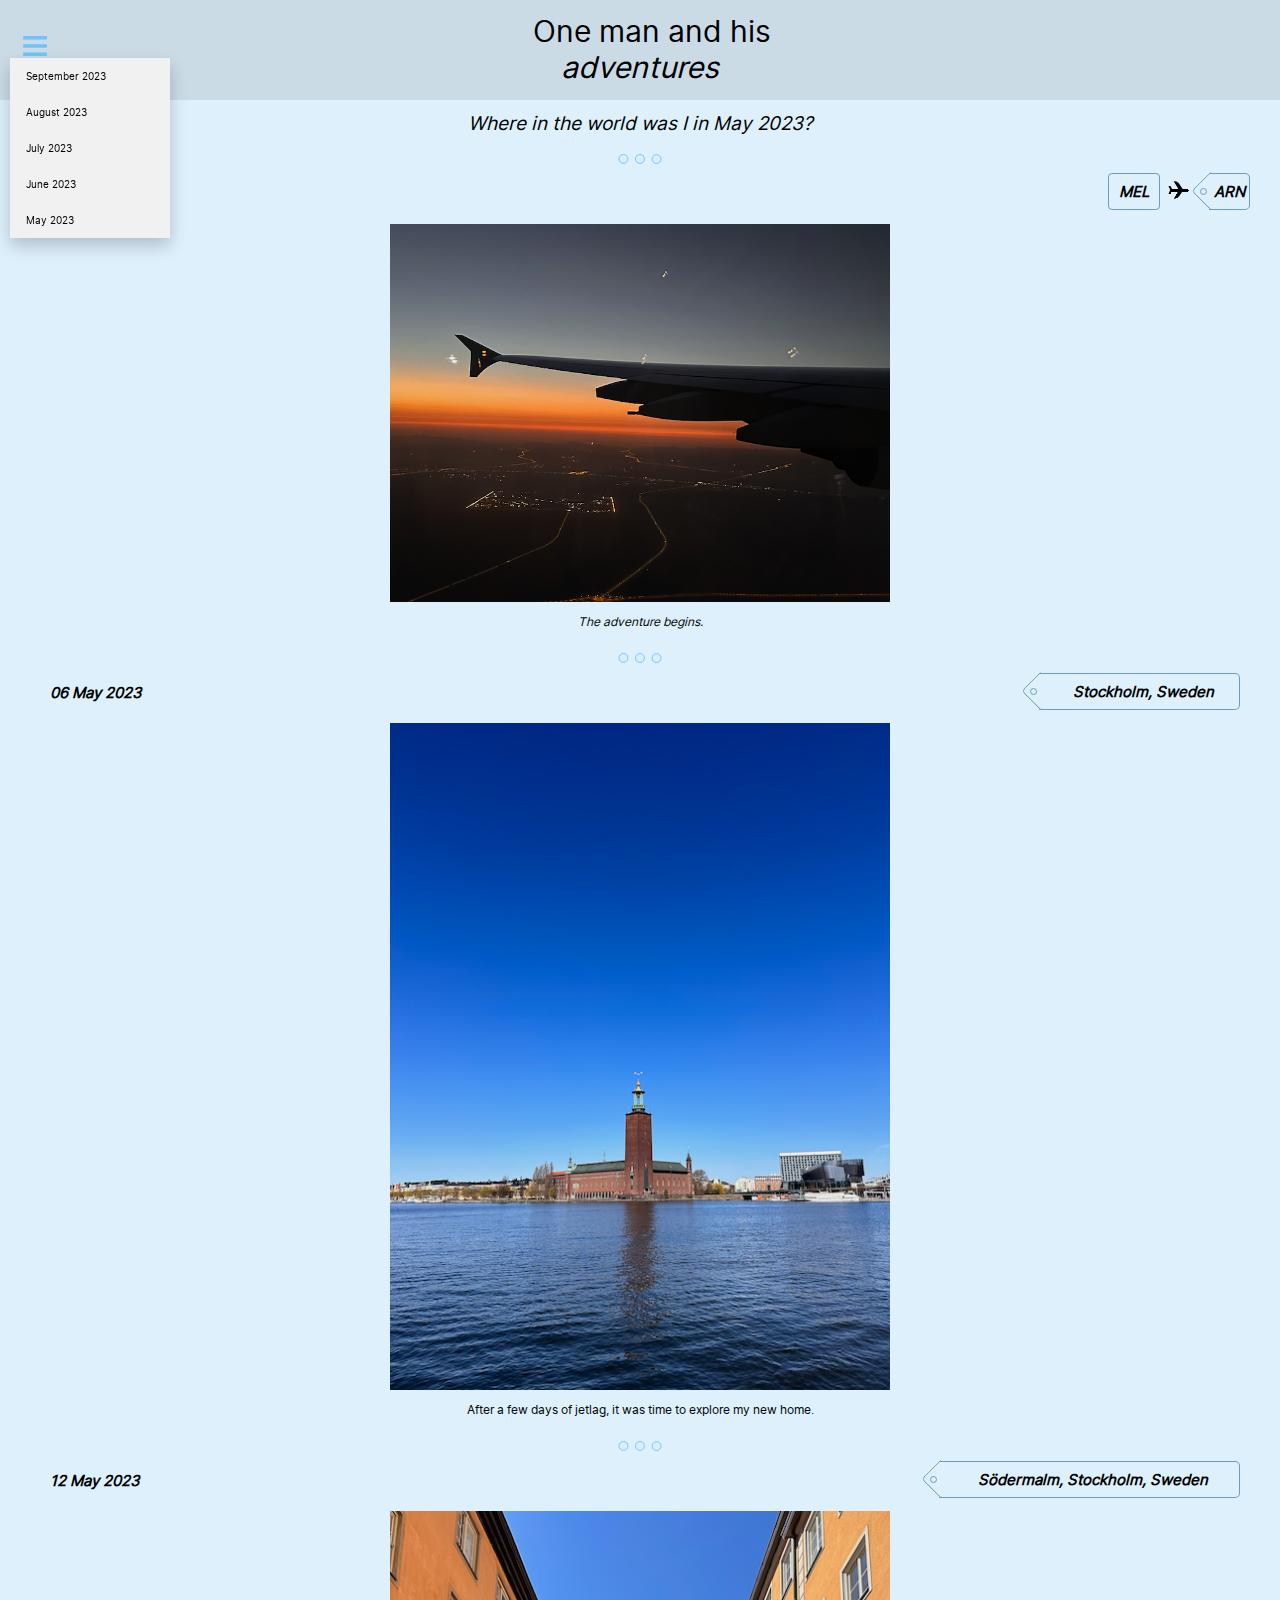
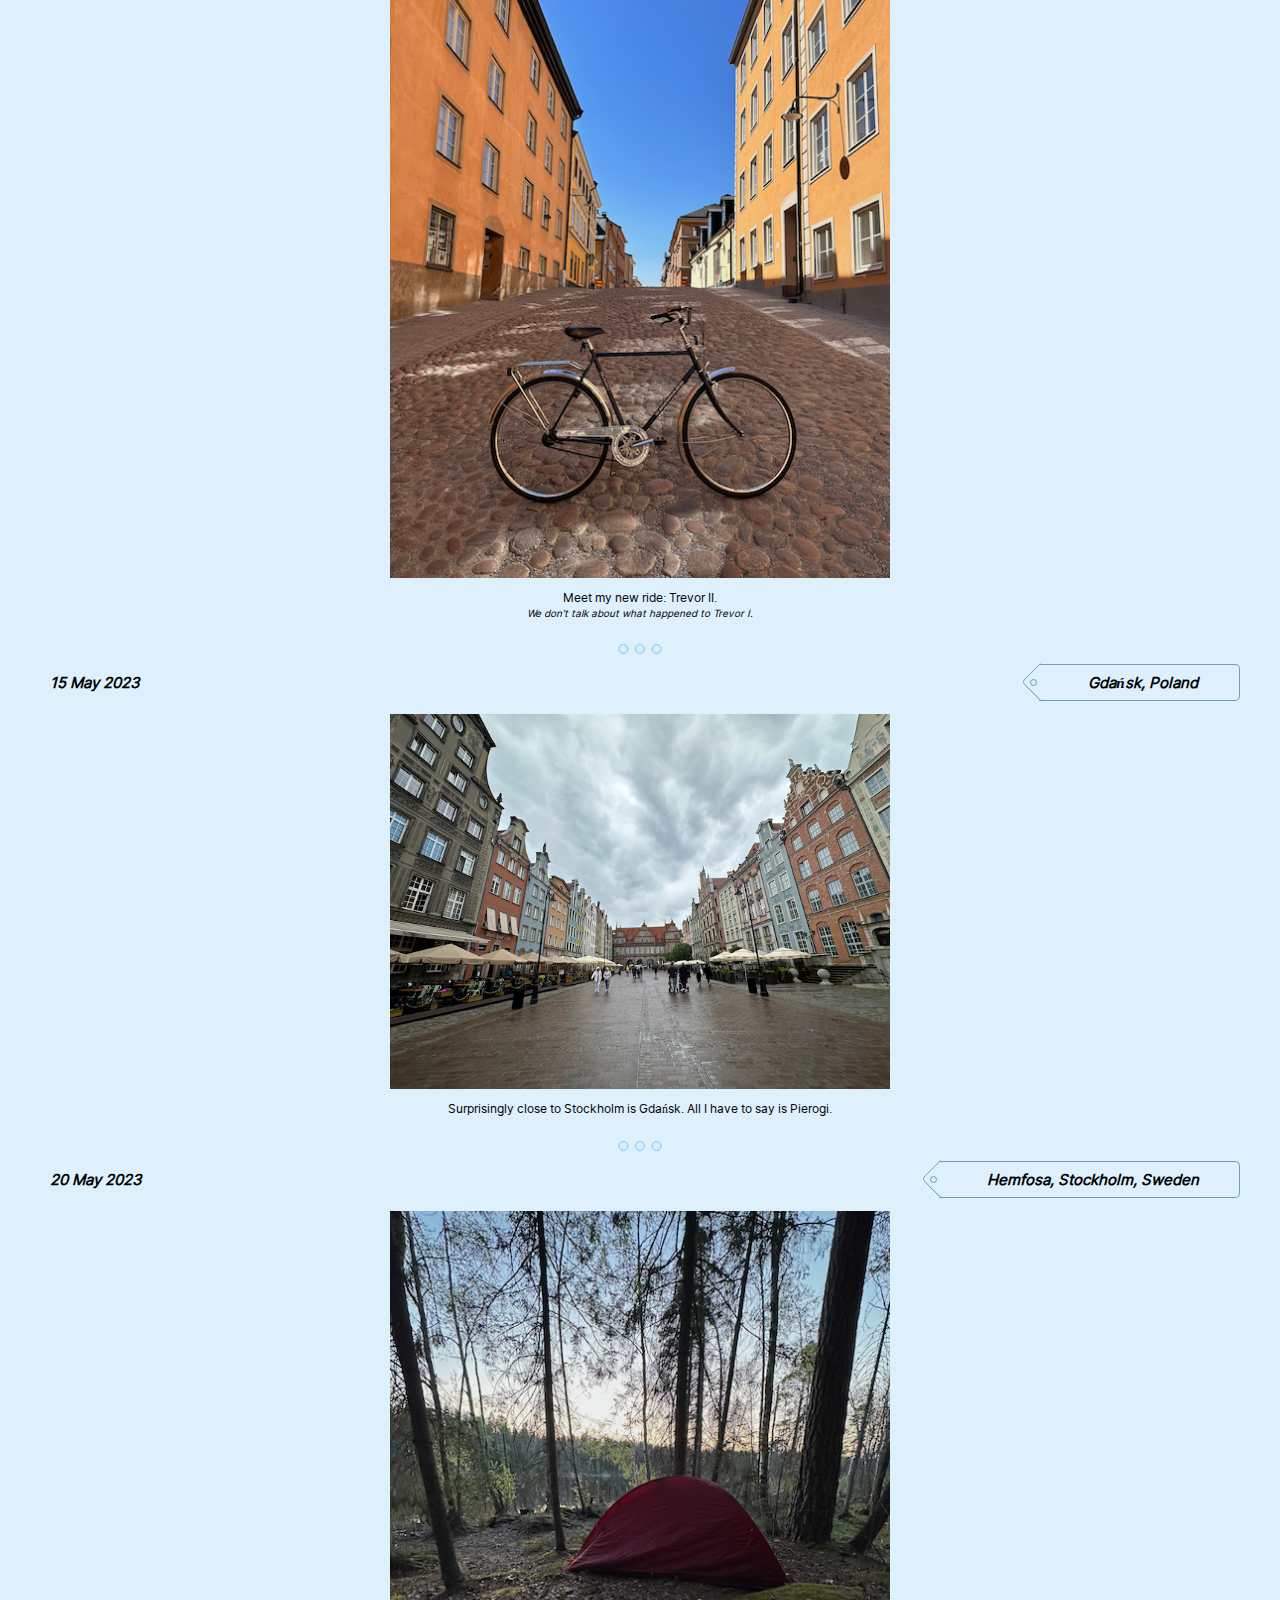
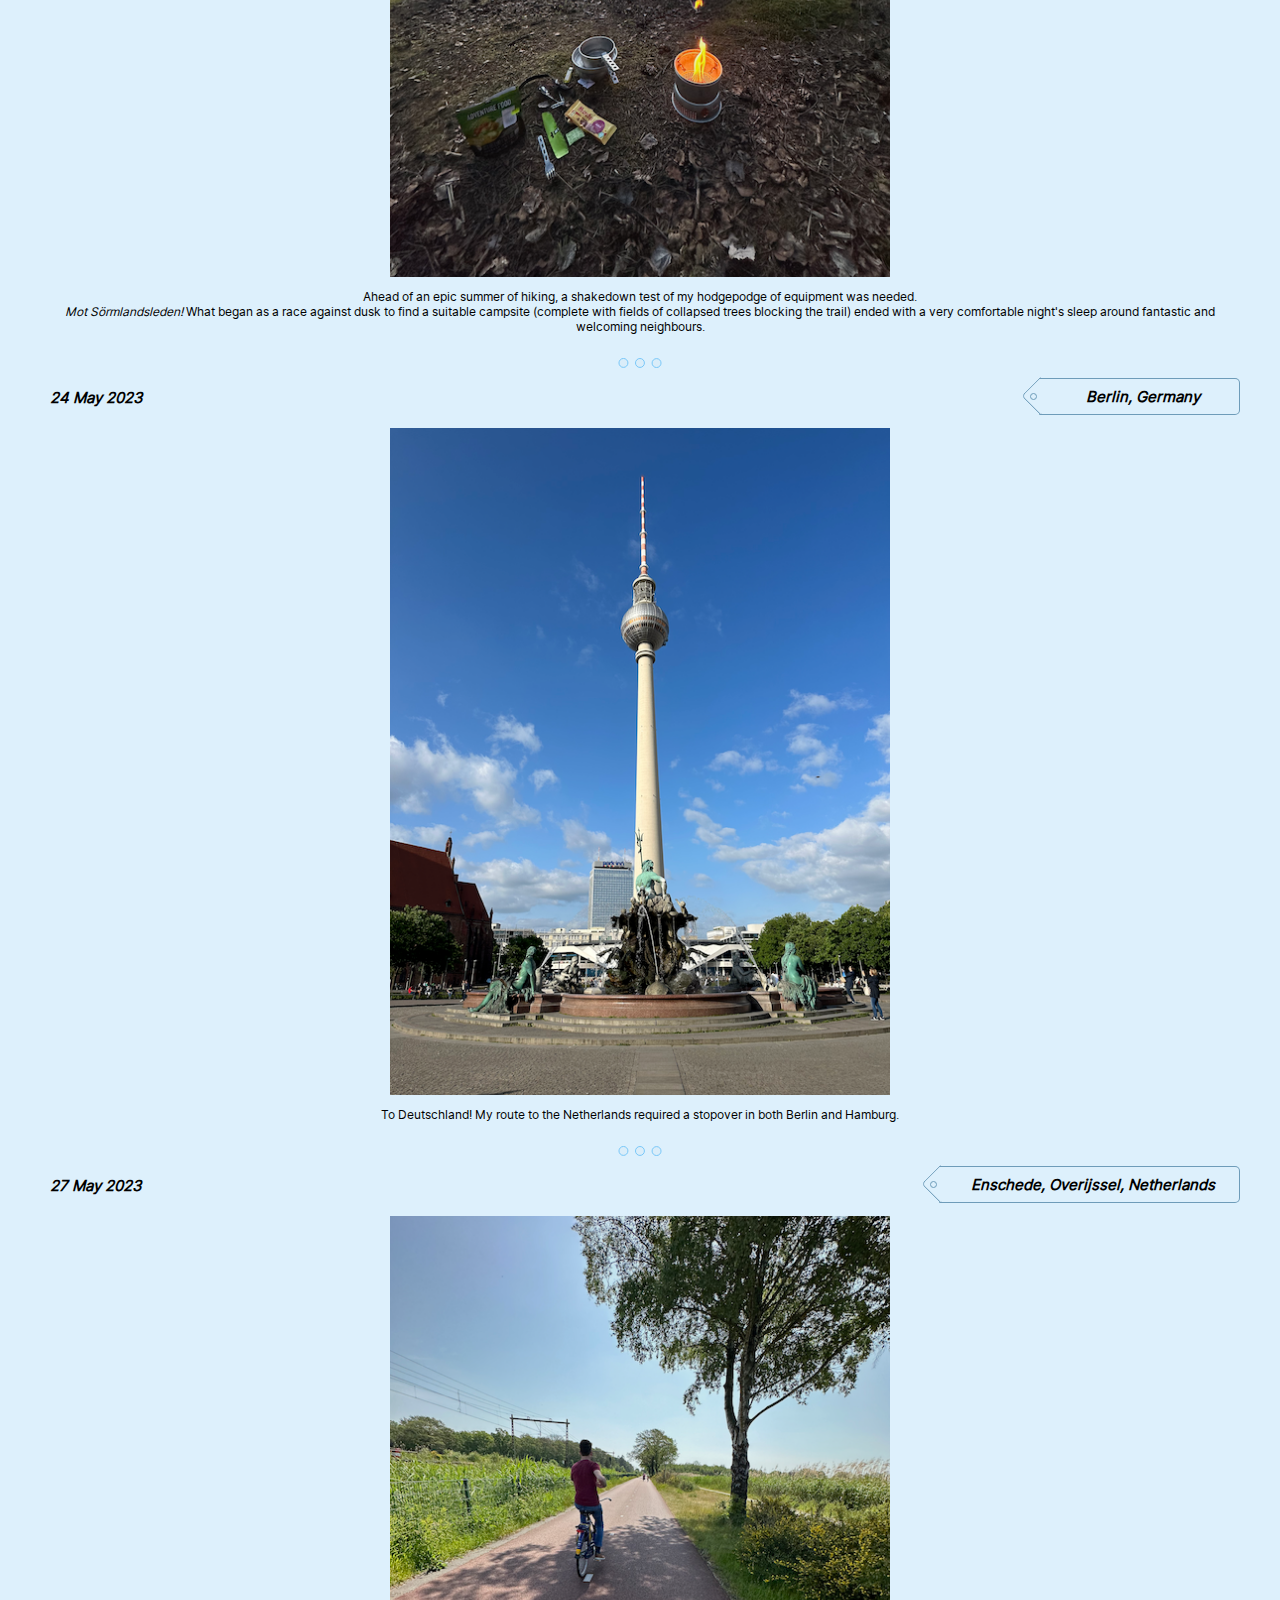
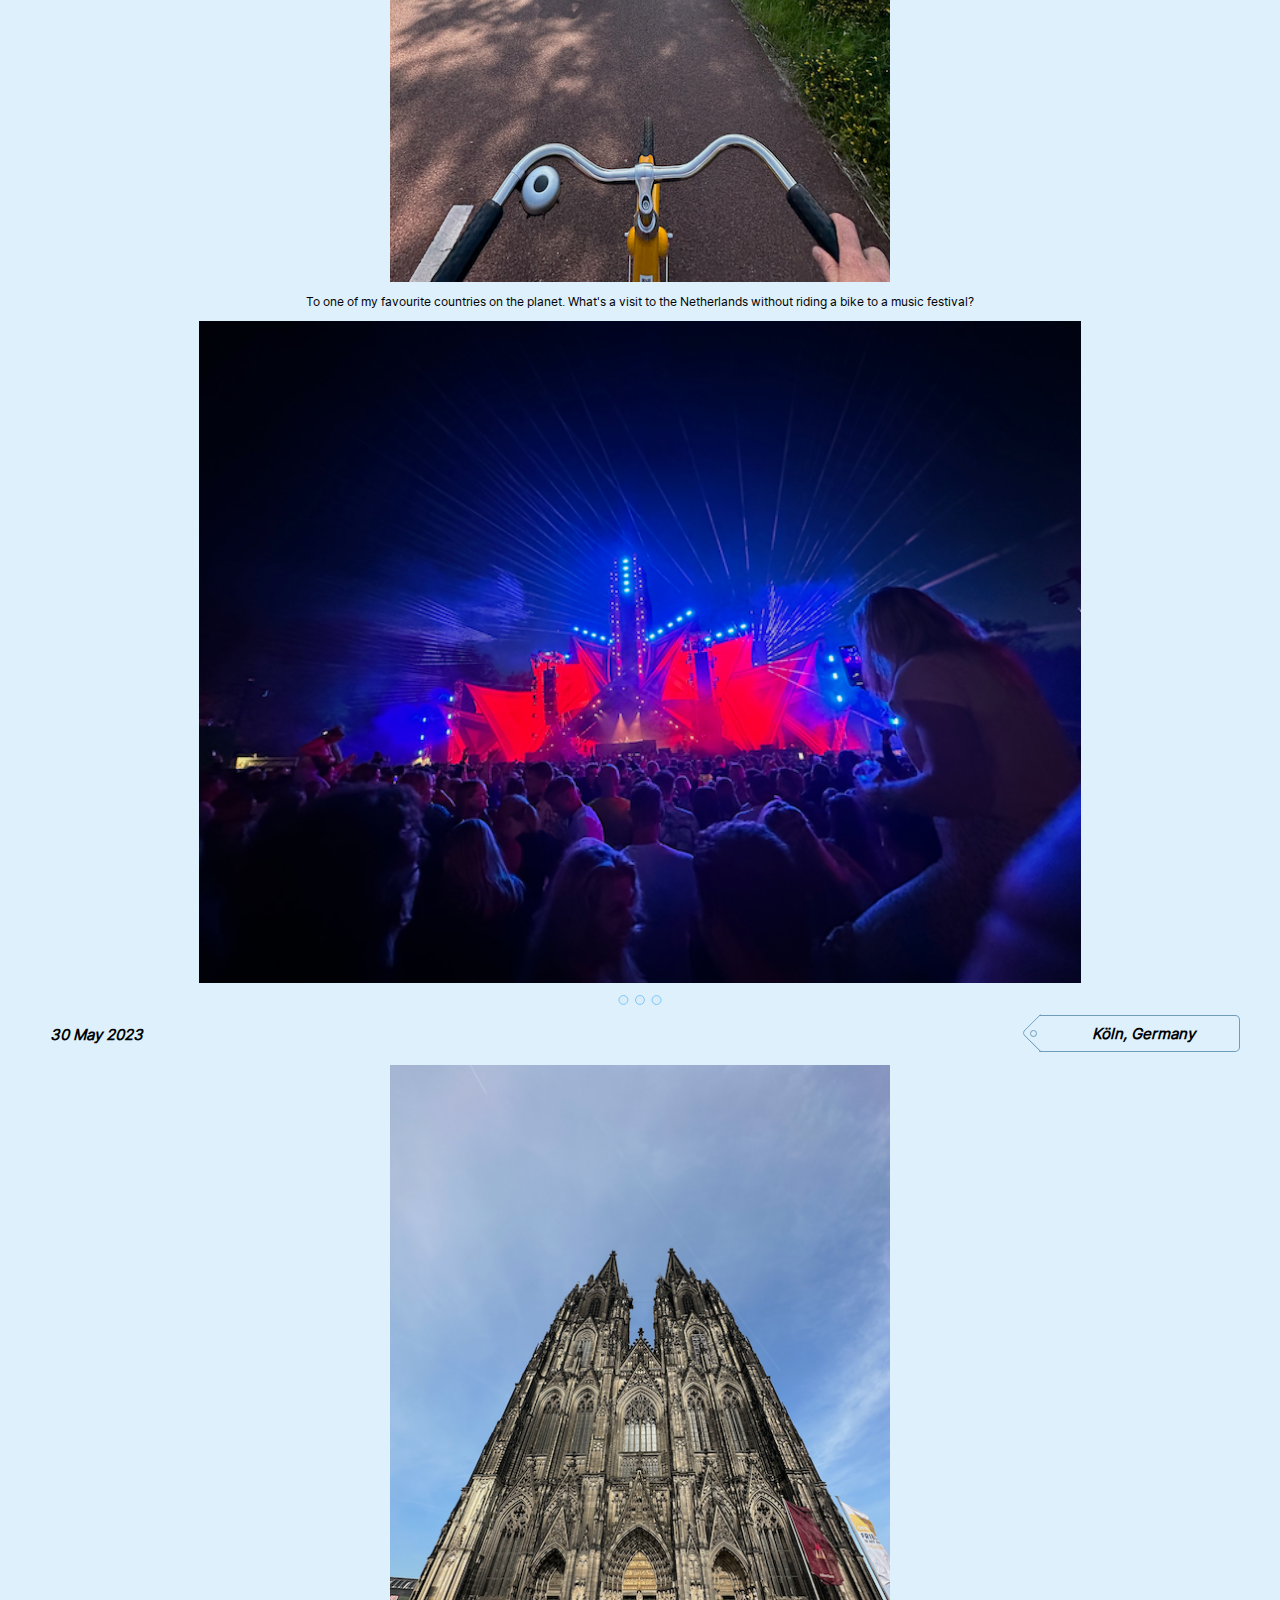
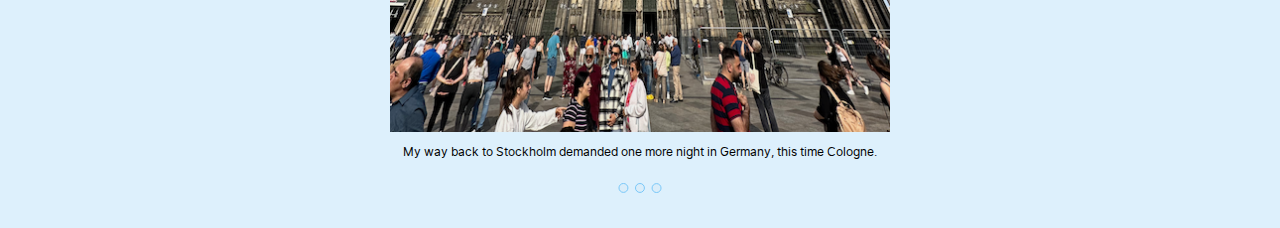
<file: May2023.html>
<!DOCTYPE html>
<html lang="en-UK">

<head>
<meta charset="utf-8" />
<meta name="viewport" content="Width=device-width" />
<title>Adventurising</title>
<link href="styles/style.css" rel="stylesheet" />
<link href="fonts/inter.woff" rel="stylesheet" />

</head>

<body>


<div id="Home"</div>



<div class ="header">
<! REMEMBER TO INSERT MONTH OPTIONS HERE AND ON THE MOST RECENT OF A MONTH! >
<div class="dropdown">
<div style = "position:relative; left:10px; top:35px;">
  <button class="dropbtn"><img
 src="images/menu.svg"
 height="20"
 width="20" 
/></button>
  <div class="dropdown-content">
    <a href="https://jamesdmcquillan.github.io/oneticketoutofhere/index.html">September 2023</a>
    <a href="https://jamesdmcquillan.github.io/oneticketoutofhere/Aug2023.html">August 2023</a>
    <a href="https://jamesdmcquillan.github.io/oneticketoutofhere/Jul2023.html">July 2023</a>
    <a href="https://jamesdmcquillan.github.io/oneticketoutofhere/Jun2023.html">June 2023</a>
    <a href="https://jamesdmcquillan.github.io/oneticketoutofhere/May2023.html">May 2023</a>
  </div>
</div>
</div>


<a href="#Home">
<h1 id="heading1">&nbsp;&nbsp;&nbsp;One man and his <br><bold><i>adventures</i></bold></h1>
</a>



</div>



<br><br><br><br><br><br><br><br><br>


<content>
<div class="subtitle">
<h3>Where in the world was I in May 2023?</h3>
<div>

<img
 src="images/break.svg"
 height="10"
 width="100" 
/>


<div>
<div class="date_class">
	<h4>03 May 2023</h4>
</div>
</div>

<div class="flight_class">

<div class="IATAorigin_class">
<a href="https://www.google.com/maps/place/Melbourne+Airport/@-37.6830881,144.6546943,9.79z/data=!4m6!3m5!1s0x6ad659a9ebaa3917:0xf045676052ff090!8m2!3d-37.6721745!4d144.8503119!16zL20vMDFuZmx3?entry=ttu" target="_blank">
	<originIATA>
	<div style= "position:relative; left:0px; top:8px;">
	<i><strong>MEL</strong></i></div>	
</a>
</div>

<div style= "position:relative; left:0px; top:8px;">
<div class='aircraft'> 
</div>
</div>


<div class="IATAdestination_class">
<a href="https://www.google.com/maps/place/Stockholm+Arlanda+Airport/@59.7318002,17.4531253,9.37z/data=!4m6!3m5!1s0x465f9d63c32d83fd:0x52f895a27e4e5c33!8m2!3d59.644329!4d17.9281905!16zL20vMDE1dG5z?entry=ttu" target="_blank">
<div>
	<tagIATA>
	<div style= "position:relative; left:0px; top:8px;">
	<i><strong>ARN</strong></i></div>	
</div>
</a>
</div>
</div>
</div>

<br><br><br><br><br>
  <img class="centre" src="images/emirates.png">

<p><i>The adventure begins.</i></p>




<br>

<img
 src="images/break.svg"
 width="100" 
 height="10"
  
/>

<div>
	<div class="date_class">
	<h4>06 May 2023</h4>
    </div>
   <map>
 	<a href="https://www.google.com/maps/place/Stockholm+City+Hall/@59.3267535,18.0505553,16z/data=!4m14!1m7!3m6!1s0x465f77e197edb25f:0xeb8ea51073e21688!2sRiddarholmen!8m2!3d59.324902!4d18.0635304!16zL20vMDF2cjRy!3m5!1s0x465f77df9092cde9:0xaeafc90d911394c0!8m2!3d59.3278237!4d18.0551579!16zL20vMDFfcXF3?entry=ttu" target="_blank">
	<div class="location_class">
	<tagmedium> 
	<div style= "position:relative; left:4px; top:8px;">
	<i><strong>Stockholm, Sweden</strong></i>
	</div>
	</div>
	</a>
    </map>
  </div>

<br><br><br><br><br>
  <img class="centre" src="images/stadshuset.png">


<p>After a few days of jetlag, it was time to explore my new home.</p>

<br>

<img
 src="images/break.svg"
 width="100" 
 height="10"




/>

<div>
	<div class="date_class">
	<h4>12 May 2023</h4>
    </div>
   <map>
 	<a href="https://www.google.com/maps/place/Mariaberget/@59.32028,18.0612897,16.98z/data=!4m14!1m7!3m6!1s0x465f77e197edb25f:0xeb8ea51073e21688!2sRiddarholmen!8m2!3d59.324902!4d18.0635304!16zL20vMDF2cjRy!3m5!1s0x465f77e6a5d05269:0x6b19b1a7377f1a88!8m2!3d59.3208688!4d18.0628129!16s%2Fg%2F1232v55m?entry=ttu" target="_blank">
	<div class="location_class">
	<tagvlong> 
	<div style= "position:relative; left:4px; top:8px;">
	<i><strong>Södermalm, Stockholm, Sweden</strong></i>
	</div>
	</div>
	</a>
    </map>
  </div>

<br><br><br><br><br>
  <img class="centre" src="images/trevor.png">


<p>Meet my new ride: Trevor II. <br><font size=1><i>We don't talk about what happened to Trevor I.</i><font></p>

<br>

<img
 src="images/break.svg"
 width="100" 
 height="10"
  
/>

<div>
	<div class="date_class">
	<h4>15 May 2023</h4>
    </div>
   <map>
 	<a href="https://www.google.com/maps/place/Long+Market/@54.3734742,18.5380545,11.3z/data=!4m15!1m8!3m7!1s0x46fd731c14d4fa6f:0x9bb9fbf163b7be8d!2zR2RhxYRzaywgUG9sYW5k!3b1!8m2!3d54.3520252!4d18.6466384!16zL20vMDM1bTY!3m5!1s0x46fd73a1cb5fa973:0x5b6e2bb9417050af!8m2!3d54.3483187!4d18.6540384!16s%2Fm%2F03cgh7v?entry=ttu" target="_blank">
	<div class="location_class">
	<tagmedium> 
	<div style= "position:relative; left:4px; top:8px;">
	<i><strong>Gdańsk, Poland</strong></i>
	</div>
	</div>
	</a>
    </map>
  </div>

<br><br><br><br><br>
  <img class="centre" src="images/gdansk.png">


<p>Surprisingly close to Stockholm is Gdańsk. All I have to say is Pierogi.</p>

<br>

<img
 src="images/break.svg"
 width="100" 
 height="10"
  
/>


<div>
	<div class="date_class">
	<h4>20 May 2023</h4>
    </div>
   <map>
 	<a href="https://www.google.com/maps/place/Transjön/@59.0762569,17.9322366,13.44z/data=!4m6!3m5!1s0x465f65c21d9ff4ad:0xda413627dc760937!8m2!3d59.0756673!4d17.9538255!16s%2Fg%2F12vzps6n3?entry=ttu" target="_blank">
	<div class="location_class">
	<tagvlong> 
	<div style= "position:relative; left:4px; top:8px;">
	<i><strong>Hemfosa, Stockholm, Sweden</strong></i>
	</div>
	</div>
	</a>
    </map>
  </div>

<br><br><br><br><br>
  <img class="centre" src="images/hemfosa.png">


<p>Ahead of an epic summer of hiking, a shakedown test of my hodgepodge of equipment was needed. <br><i>Mot Sörmlandsleden!</i> What began as a race against dusk to find a suitable campsite (complete with fields of collapsed trees blocking the trail) ended with a very comfortable night's sleep around fantastic and welcoming neighbours.</p>


<br>

<img
 src="images/break.svg"
 width="100" 
 height="10"
  
/>



<div>
	<div class="date_class">
	<h4>24 May 2023</h4>
    </div>
   <map>
 	<a href="https://www.google.com/maps/place/Berliner+Fernsehturm/@52.5199752,13.3908511,13.47z/data=!3m1!5s0x47a84e1f8930e30b:0x45589dc39d6724c4!4m6!3m5!1s0x47a84e1f9014ffeb:0xc8fafc484349e4a1!8m2!3d52.520815!4d13.4094191!16zL20vMDJnOG4w?entry=ttu" target="_blank">
	<div class="location_class">
	<tagmedium> 
	<div style= "position:relative; left:4px; top:8px;">
	<i><strong>Berlin, Germany</strong></i>
	</div>
	</div>
	</a>
    </map>
  </div>

<br><br><br><br><br>
  <img class="centre" src="images/berlin.png">


<p>To Deutschland! My route to the Netherlands required a stopover in both Berlin and Hamburg.</p>


<br>

<img
 src="images/break.svg"
 width="100" 
 height="10"
  
/>

<div>
	<div class="date_class">
	<h4>27 May 2023</h4>
    </div>
   <map>
 	<a href="https://www.google.com/maps/place/Enschede,+Netherlands/@52.5045887,5.610798,7.72z/data=!4m6!3m5!1s0x47b8139482fe5187:0xd24e1fb7ad7265e2!8m2!3d52.2215372!4d6.8936619!16zL20vMHBzNHA?entry=ttu" target="_blank">
	<div class="location_class">
	<tagvlong> 
	<div style= "position:relative; left:4px; top:8px;">
	<i><strong>Enschede, Overijssel, Netherlands</strong></i>
	</div>
	</div>
	</a>
    </map>
  </div>

<br><br><br><br><br>
  <img class="centre" src="images/bike.png">


<p>To one of my favourite countries on the planet. What's a visit to the Netherlands without riding a bike to a music festival?</p>

<img src="images/freshtival.png"
/>

<br>

<img
 src="images/break.svg"
 width="100" 
 height="10"
  
/>

<div>
	<div class="date_class">
	<h4>30 May 2023</h4>
    </div>
   <map>
 	<a href="https://www.google.com/maps/place/Enschede,+Netherlands/@52.5045887,5.610798,7.72z/data=!4m6!3m5!1s0x47b8139482fe5187:0xd24e1fb7ad7265e2!8m2!3d52.2215372!4d6.8936619!16zL20vMHBzNHA?entry=ttu" target="_blank">
	<div class="location_class">
	<tagmedium> 
	<div style= "position:relative; left:4px; top:8px;">
	<i><strong>Köln, Germany</strong></i>
	</div>
	</div>
	</a>
    </map>
  </div>

<br><br><br><br><br>
  <img class="centre" src="images/koln.png">


<p>My way back to Stockholm demanded one more night in Germany, this time Cologne.</p>

<br>

<img
 src="images/break.svg"
 width="100" 
 height="10"
  
/>





</html>
</file>
<file: styles/style.css>
html {
 font-size: 10px; /*You can write comments between these stars!*/
 font-family: "Inter";
 height: 100%;
}


body {
 width: auto;
 margin: auto;
 border: 0px solid white;
 padding: 10px 10px 10px 10px;
}


@font-face {
  font-family: "Inter";
  src: url('inter.woff2') format("woff2");
}

h1,
h3 {
  color: dark grey;
  text-align: center;
  font-weight:normal;
  font-style:normal;
  position: block;
}

h1 {
 font-size: 30px;
 clear: both;
}



h1 {
 margin: -10px;
 padding: 0px;
}


h3 {
 font-size: 19px;
 font-style: italic;
}


.titles {
  top: 20px;
}



.header {
  position: fixed;
  top: 0;
  left: 0;
  width: 100%;
  height: 100px;
  z-index: 10;
  background: #cadbe6;
  /* overflow: hidden; */
}

.header__content-text {
  text-align: center;
  padding: 15px 20px;
}

.page__content-container {
  margin: 100px auto;
  width: 975px;
  padding: 30px;
}


select {
 height:48px;
 width:150px;
 font-size:18px;
}

label {
 font-size:14px;
}



h4 {
 font-size: 15px;
 text-align: left;
 font-style: italic;
}

p {
 font-size: 12px;
 text-align: center;
 margin-left: 30px;
 margin-right: 30px;
}

html {
 background-color: #DDF0FC;
}

.subtitle{
 position: relative;
 top: -25px;
}


img {
 display: block;
 margin-left: auto;
 margin-right: auto;
 width: 70%;
}

img.centre {
 width: 500px;
 height: auto;
 display: absolute;
 top: 100px;
}

img.small {
 width: 300px;
 height: auto;
 display: block
}

img.vsmall {
 width: 150px;
 height: auto;
 display: block
}


deets {
  color: black;
  padding-top: 30px;
  min-height: 70px;
}

map {
  margin-bottom: 0px;
  float: right;
  display: inline-flex;
}

map a {
  color: black;
  text-decoration: none;
  padding: 10px;
  float: right;
}

.location_class{
    float: right;
    font-size: 15px;
    text-align: center;
    display: block;
    font-family: "Inter";
    top: 10px;
    padding-right: 20px;
    color: black;
}

.flight_class{
    float: right;
    display: inline-flex;
    padding-top: 9px;
    padding-right: 20px;
}

.IATAorigin_class{
    font-size: 15px;
    text-align: center;
    font-family: "Inter";
    top: 10px;
    padding-right: 10px;
    color: black;
}

.IATAdestination_class{
    font-size: 15px;
    text-align: center;
    font-family: "Inter";
    top: 10px;
    margin-left: 20px;
    color: black;
}




.date_class{
    float: left; 
    padding-left:40px; 
    bottom:9px;
    font-size: 15px;
    text-align: left;
    text-color: black;	
}



.main_class{
    display: inline-block;
    max-width:1000px;
    width:100%;
}    




a {
  text-decoration: none;
  color: black;
}


/* FOLLOWING IS THE MENU BUTTON GRAPHIC */

/* Dropdown Button */
.dropbtn {
  background-color: #cadbe6;
  color: white;
  padding: 1px;
  font-size: 16px;
  border: 0px solid black;
  border-radius: 2px;
  width: 50px;
  border-color: #84C3F2;
  opacity: 1;
}

/* The container <div> - needed to position the dropdown content */
.dropdown {
  position: relative;
  display: inline-block;
}

/* Dropdown Content (Hidden by Default) */
.dropdown-content {
  display: none;
  position: absolute;
  background-color: #f1f1f1;
  min-width: 160px;
  box-shadow: 0px 8px 16px 0px rgba(0,0,0,0.2);
  z-index: 1;
}

/* Links inside the dropdown */
.dropdown-content a {
  color: black;
  padding: 12px 16px;
  text-decoration: none;
  display: block;
}

/* Change color of dropdown links on hover */
.dropdown-content a:hover {background-color: #ddd;}

/* Show the dropdown menu on hover */
.dropdown:hover .dropdown-content {display: block;}

/* Change the background color of the dropdown button when the dropdown content is shown */
.dropdown:hover .dropbtn {background-color: #cadbe6;}


/* FOLLOWING ARE THE TAG GRAPHICS */

tag {
  float: left;
  display: inline-block;
  height: 35px;
  position: relative;
  border: 1.5px solid black;
  border-left: none;
  border-top-right-radius: 5px;
  border-bottom-right-radius: 5px;
  border-top-left-radius: 1px;
  border-bottom-left-radius: 1px;
  width: 100px;
  border-color: #6E9CB9;
}

tag:before {
  content: '';
  z-index: 1;
  display: inline-block; 
 height: 5px;
 width: 5px;
 border-radius: 50%;
 display: inline-block;
 border: 1.0px solid black;
 position: absolute;
 top: 14px;
 right: 102px;
 border-color: #6E9CB9;
}

tag:after {
 content: "";
 position: absolute;
 top: 4px;
 right: 86px;
 width: 25.5px;
 height: 25.5px;
 border: 1.5px solid black;
 border-left: none;
 border-bottom: none;
 border-top-right-radius: 5px;
 border-top-left-radius: 1px;
 border-bottom-right-radius: 1px;
 -webkit-transform: rotate(0deg);
 -moz-transform: rotate(0deg);
 transform: rotate(225deg);
 border-color: #6E9CB9;
}

taglong {
  float: left;
  display: inline-block;
  height: 35px;
  position: relative;
  border: 1.5px solid black;
  border-left: none;
  border-top-right-radius: 5px;
  border-bottom-right-radius: 5px;
  border-top-left-radius: 1px;
  border-bottom-left-radius: 1px;
  width: 250px;
  border-color: #6E9CB9;
}

taglong:before {
  content: '';
  z-index: 1;
  display: inline-block; 
 height: 5px;
 width: 5px;
 border-radius: 50%;
 display: inline-block;
 border: 1.0px solid black;
 position: absolute;
 top: 14px;
 right: 252px;
 border-color: #6E9CB9;
}

taglong:after {
 content: "";
 position: absolute;
 top: 4px;
 right: 236px;
 width: 25.5px;
 height: 25.5px;
 border: 1.5px solid black;
 border-left: none;
 border-bottom: none;
 border-top-right-radius: 5px;
 border-top-left-radius: 1px;
 border-bottom-right-radius: 1px;
 -webkit-transform: rotate(0deg);
 -moz-transform: rotate(0deg);
 transform: rotate(225deg);
 border-color: #6E9CB9;
}

tagvlong {
  float: left;
  display: inline-block;
  height: 35px;
  position: relative;
  border: 1.5px solid black;
  border-left: none;
  border-top-right-radius: 5px;
  border-bottom-right-radius: 5px;
  border-top-left-radius: 1px;
  border-bottom-left-radius: 1px;
  width: 300px;
  border-color: #6E9CB9;
}

tagvlong:before {
  content: '';
  z-index: 1;
  display: inline-block; 
 height: 5px;
 width: 5px;
 border-radius: 50%;
 display: inline-block;
 border: 1.0px solid black;
 position: absolute;
 top: 14px;
 right: 302px;
 border-color: #6E9CB9;
}

tagvlong:after {
 content: "";
 position: absolute;
 top: 4px;
 right: 286px;
 width: 25.5px;
 height: 25.5px;
 border: 1.5px solid black;
 border-left: none;
 border-bottom: none;
 border-top-right-radius: 5px;
 border-top-left-radius: 1px;
 border-bottom-right-radius: 1px;
 -webkit-transform: rotate(0deg);
 -moz-transform: rotate(0deg);
 transform: rotate(225deg);
 border-color: #6E9CB9;
}



tagmedium {
  float: left;
  display: inline-block;
  height: 35px;
  position: relative;
  border: 1.5px solid black;
  border-left: none;
  border-top-right-radius: 5px;
  border-bottom-right-radius: 5px;
  border-top-left-radius: 1px;
  border-bottom-left-radius: 1px;
  width: 200px;
  border-color: #6E9CB9;
}

tagmedium:before {
  content: '';
  z-index: 1;
  display: inline-block; 
 height: 5px;
 width: 5px;
 border-radius: 50%;
 display: inline-block;
 border: 1.0px solid black;
 position: absolute;
 top: 14px;
 right: 202px;
 border-color: #6E9CB9;
}

tagmedium:after {
 content: "";
 position: absolute;
 top: 4px;
 right: 186px;
 width: 25.5px;
 height: 25.5px;
 border: 1.5px solid black;
 border-left: none;
 border-bottom: none;
 border-top-right-radius: 5px;
 border-top-left-radius: 1px;
 border-bottom-right-radius: 1px;
 -webkit-transform: rotate(0deg);
 -moz-transform: rotate(0deg);
 transform: rotate(225deg);
 border-color: #6E9CB9;
}

tagshort {
  float: left;
  display: inline-block;
  height: 35px;
  position: relative;
  border: 1.5px solid black;
  border-left: none;
  border-top-right-radius: 5px;
  border-bottom-right-radius: 5px;
  border-top-left-radius: 1px;
  border-bottom-left-radius: 1px;
  width: 150px;
  border-color: #6E9CB9;
}

tagshort:before {
  content: '';
  z-index: 1;
  display: inline-block; 
 height: 5px;
 width: 5px;
 border-radius: 50%;
 display: inline-block;
 border: 1.0px solid black;
 position: absolute;
 top: 14px;
 right: 152px;
 border-color: #6E9CB9;
}

tagshort:after {
 content: "";
 position: absolute;
 top: 4px;
 right: 136px;
 width: 25.5px;
 height: 25.5px;
 border: 1.5px solid black;
 border-left: none;
 border-bottom: none;
 border-top-right-radius: 5px;
 border-top-left-radius: 1px;
 border-bottom-right-radius: 1px;
 -webkit-transform: rotate(0deg);
 -moz-transform: rotate(0deg);
 transform: rotate(225deg);
 border-color: #6E9CB9;
}





tagIATA {
  float: left;
  display: inline-block;
  height: 35px;
  position: relative;
  border: 1.5px solid black;
  border-left: none;
  border-top-right-radius: 5px;
  border-bottom-right-radius: 5px;
  border-top-left-radius: 1px;
  border-bottom-left-radius: 1px;
  width: 40px;
  border-color: #6E9CB9;
}

tagIATA:before {
  content: '';
  z-index: 1;
  display: inline-block; 
 height: 5px;
 width: 5px;
 border-radius: 50%;
 display: inline-block;
 border: 1.0px solid black;
 position: absolute;
 top: 14px;
 right: 42px;
 border-color: #6E9CB9;
}

tagIATA:after {
 content: "";
 position: absolute;
 top: 4px;
 right: 26px;
 width: 25.5px;
 height: 25.5px;
 border: 1.5px solid black;
 border-left: none;
 border-bottom: none;
 border-top-right-radius: 5px;
 border-top-left-radius: 1px;
 border-bottom-right-radius: 1px;
 -webkit-transform: rotate(0deg);
 -moz-transform: rotate(0deg);
 transform: rotate(225deg);
 border-color: #6E9CB9;
}


originIATA {
  float: left;
  display: inline-block;
  height: 35px;
  position: relative;
  border: 1.5px solid black;
  border-radius: 4px;
  width: 50px;
  border-color: #6E9CB9;
}


warningbox {
  float: center;
  display: inline-block;
  height: 200px;
  position: relative;
  border: 3px solid black;
  border-radius: 4px;
  width: 400px;
  border-color: red;
  background-color: white;
}






.footer {
 text-align: center;
}


/* MOBILE MEDIA BELOW */





/* SMALLER MOBILE MEDIA BELOW */

@media (max-width: 500px) {
h1,h3 {
 color: dark grey;
 font-size:20px;
 padding: 10px 0px 0px 0px;
}
}

@media (max-width: 500px) {
h3 {
  color: dark grey;
 font-size:10px;
 padding: 0px 0px 0px 0px;
}
}

@media (max-width: 500px) {
body {
 width: auto;
 margin: auto;
 border: 0px solid white;
 padding: 10px 10px 10px 10px;
}
}

@media (max-width: 500px) {
.header {
  position: fixed;
  top: 0;
  left: 0;
  width: 100%;
  height: 88px;
  z-index: 10;
  background: #cadbe6;
  /* overflow: hidden; */
}
}

@media (max-width: 500px) {
img.centre {
 display: block;
 width: 300px;
 height: auto 
}
}


@media (max-width: 500px) {
img.small {
 width: 200px;
 height: auto;
 display: block
}
}

@media (max-width: 500px) {
map {
  margin-bottom: 0px;
  float: right;
  display: inline-flex;
}
}

@media (max-width: 500px) {
map a {
  color: black;
  text-decoration: none;
  padding: 0px;
  float: right;
  padding-bottom: 10px;
}
}

@media (max-width: 500px) {
.location_class{
    float: right;
    text-align: center;
    display: inline-block;
    font-family: "Inter";
    margin-top: -17px;
    padding-right: 0px;
    color: black;
    transform: scale(0.8);
    margin-left: 120px;
}
}



@media (max-width: 500px) {
.IATAorigin_class{
    text-align: center;
    padding-right: 6px;
    color: black;
}
}

@media (max-width: 500px) {
.IATAdestination_class{
    float: right;
    text-align: center;
    padding-right: 0px;
    color: black;
}
}

@media (max-width: 500px) {
.flight_class{
    float: right;
    padding-right: 0px;
    padding-left: 0px;
    transform: scale(0.8);
    margin-top: -22px;
    margin-left: 120px;

}
}




@media (max-width: 500px) {
.date_class{
    float:right; 
    left:10px; 
    bottom:1px;
    display: inline-flex;
    font-size: 15px;
    text-align: left;
    text-color: black;
    padding-left: 100px;
    padding-right: 00px;
    margin-top: -17px;
    transform: scale(0.8);	
}
}



.aircraft {
    box-sizing: border-box;
    position: relative;
    display: block;
    width: 19px;
    height: 18px;
    transform: scale(var(--ggs,1));
    background:
        linear-gradient(
            to left,
            currentColor 22px,
            transparent 0
        ) no-repeat center/16px 3px,
        radial-gradient(
            circle,
            currentColor 60%,
            transparent 40%
        ) no-repeat right center/3px 3px
}
.aircraft::after,
.aircraft::before {
    content: "";
    display: block;
    position: absolute;
    box-sizing: border-box;
    width: 10px;
    height: 8px;
    border-right: 4px solid
}
.aircraft::before {
    border-top-right-radius: 3px;
    top: 0;
    transform:
        perspective(10px)
        rotateX(10deg)
        skewX(30deg);
    box-shadow: -4px 3px 0 -2px
}
.aircraft::after {
    border-bottom-right-radius: 3px;
    bottom: 0;
    transform:
        perspective(10px)
        rotateX(-10deg)
        skewX(-30deg);
    box-shadow: -4px -3px 0 -2px
}
















}
</file>
